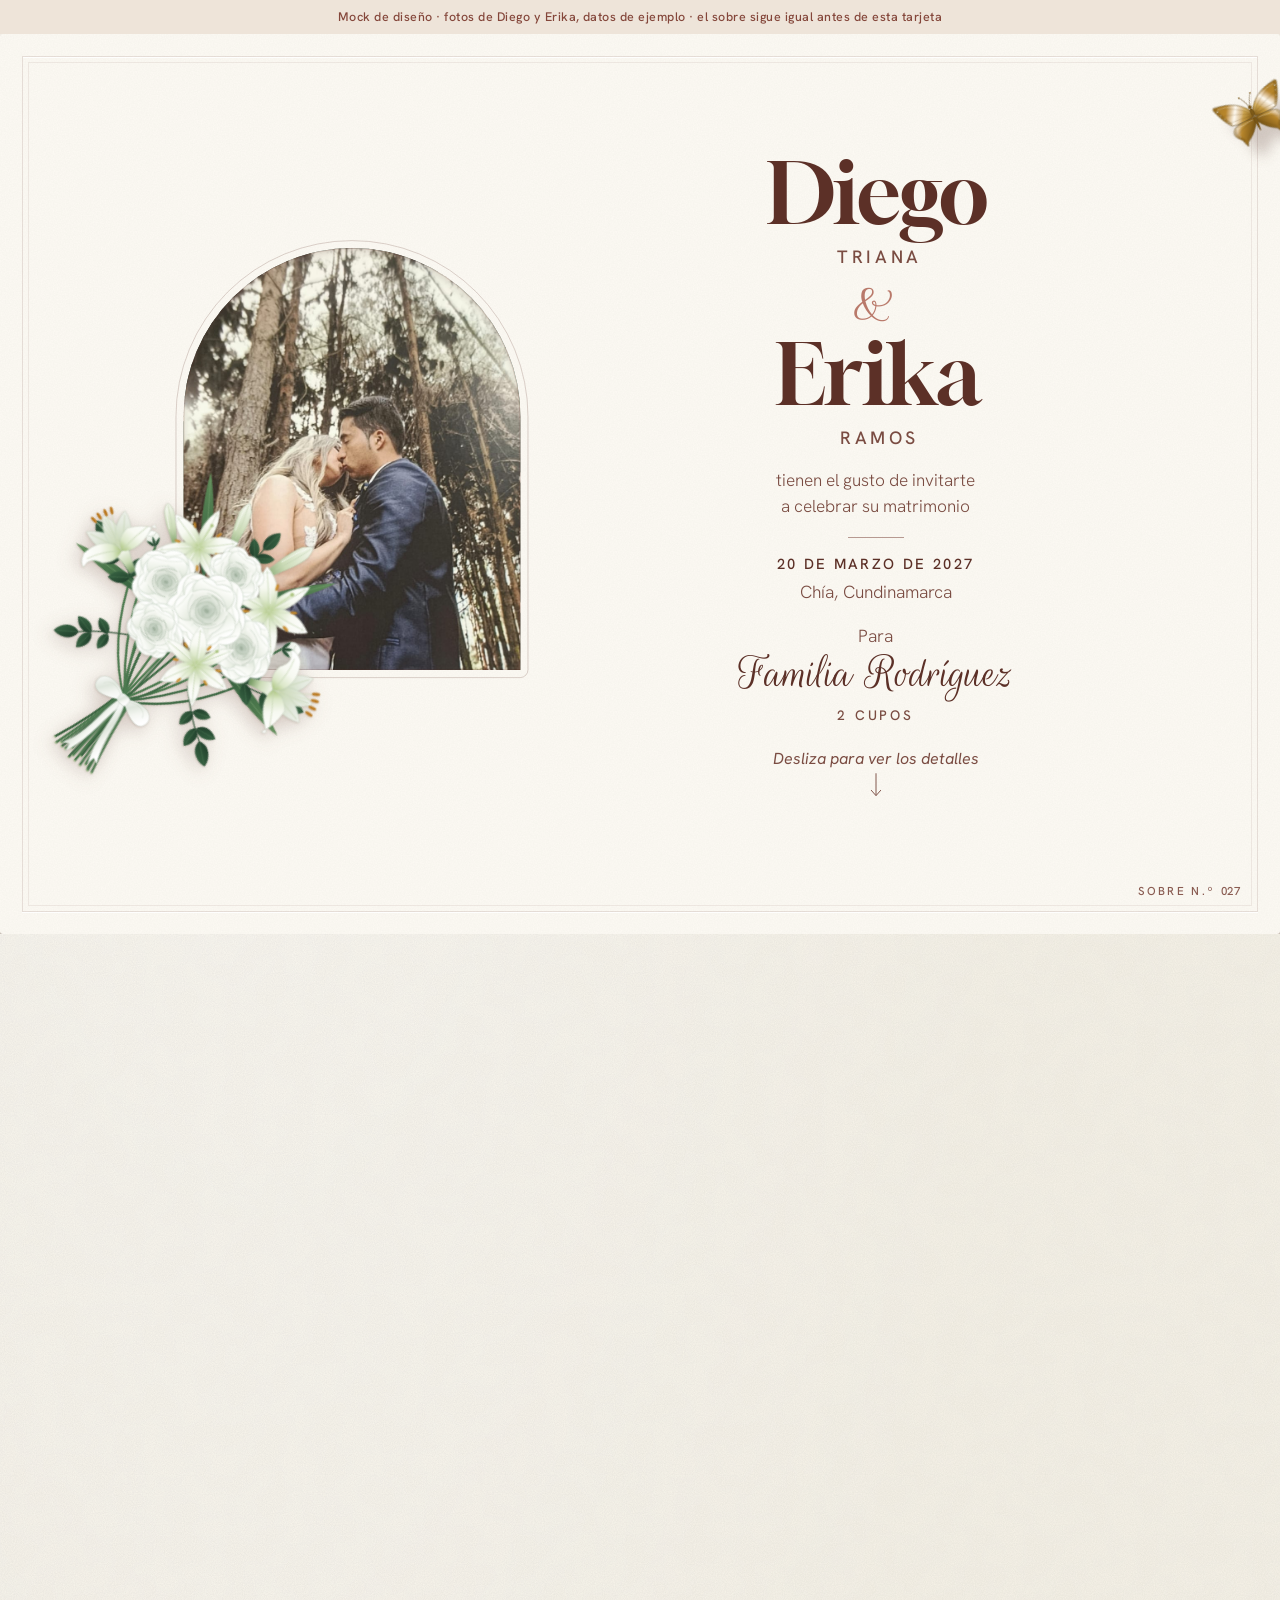
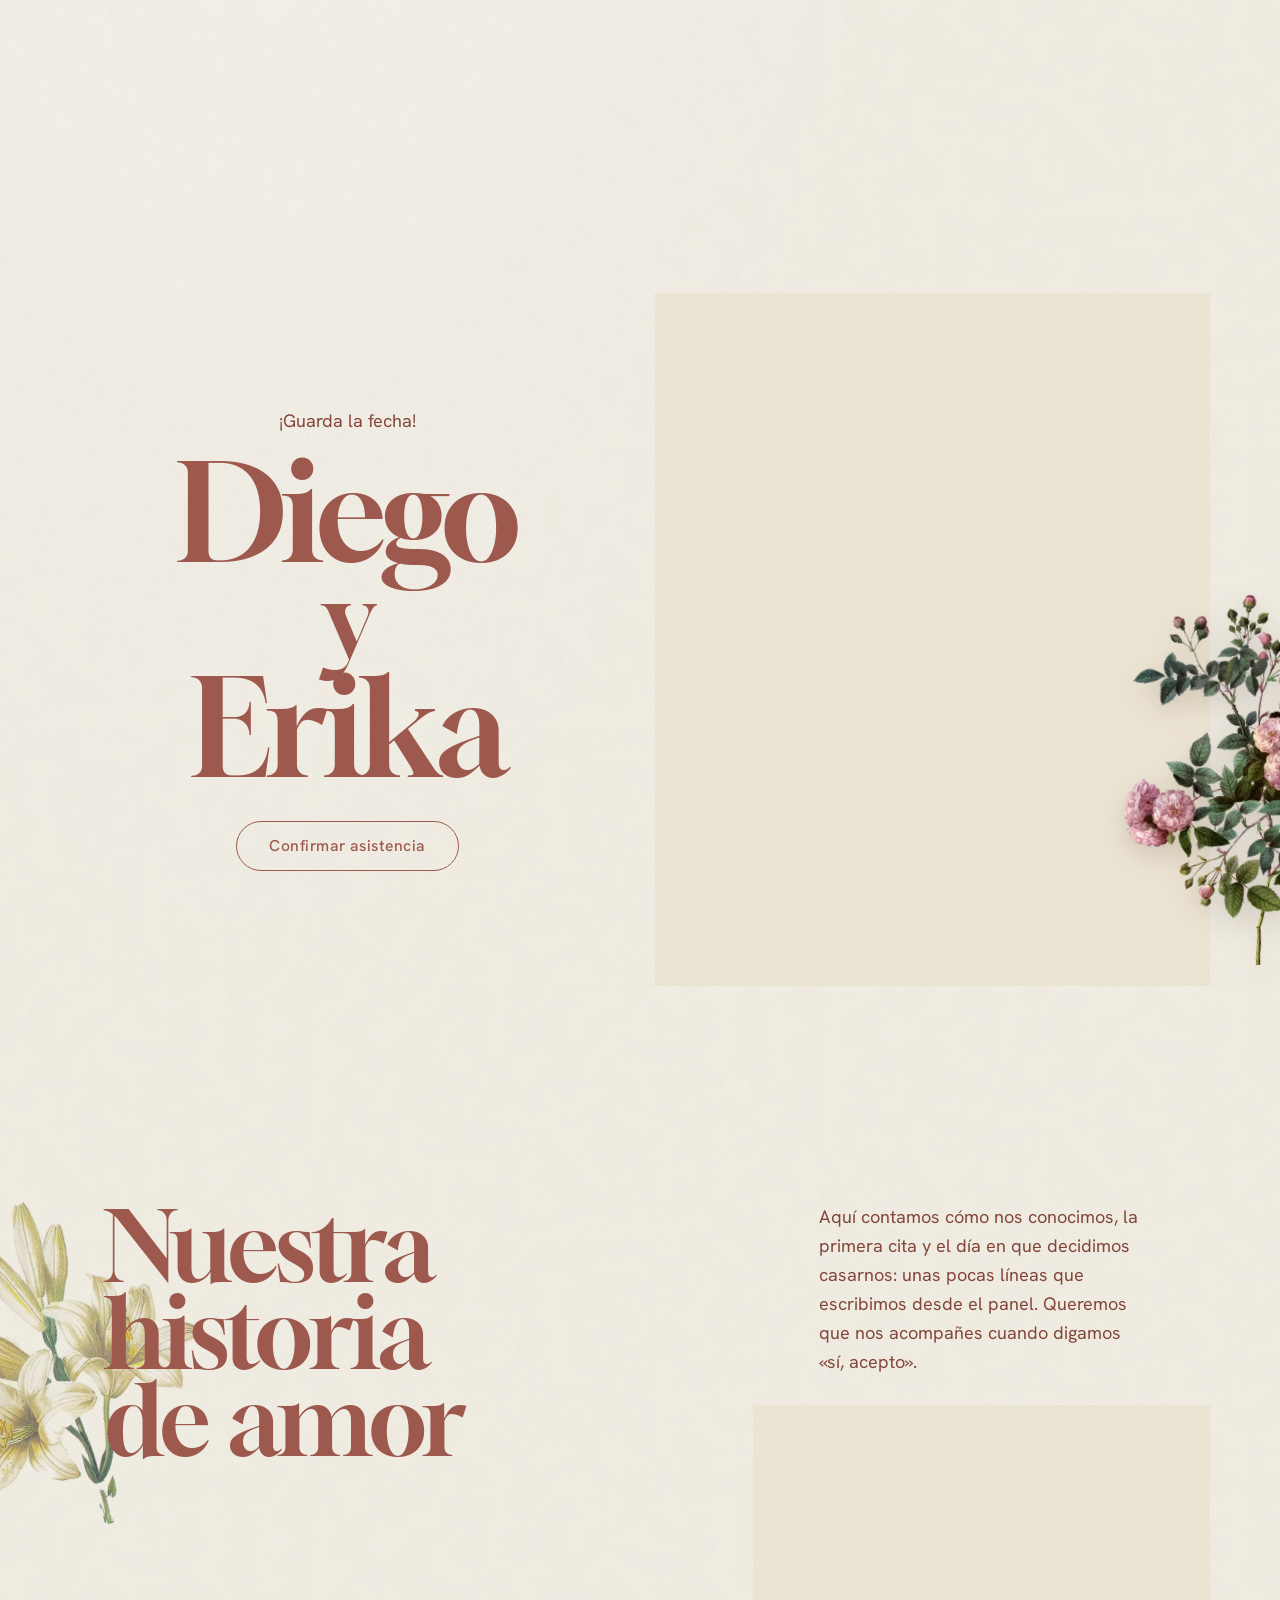
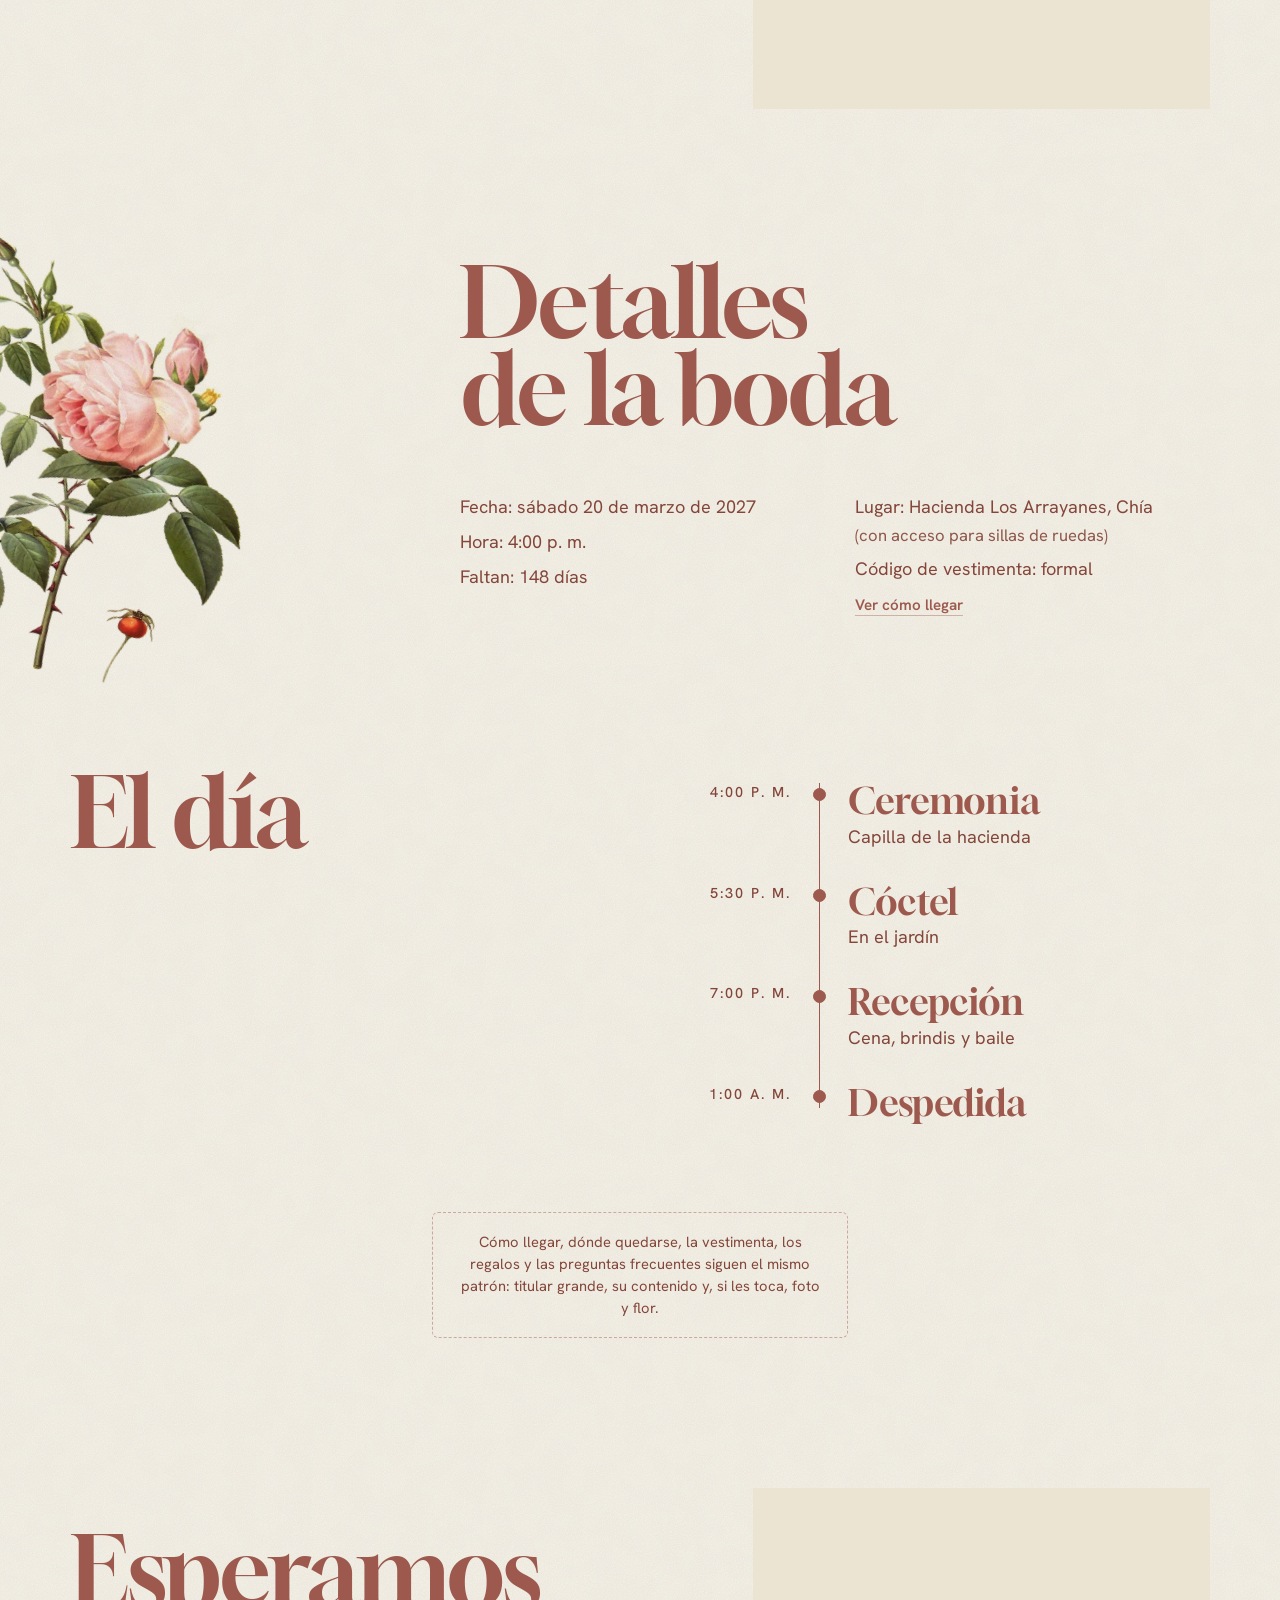
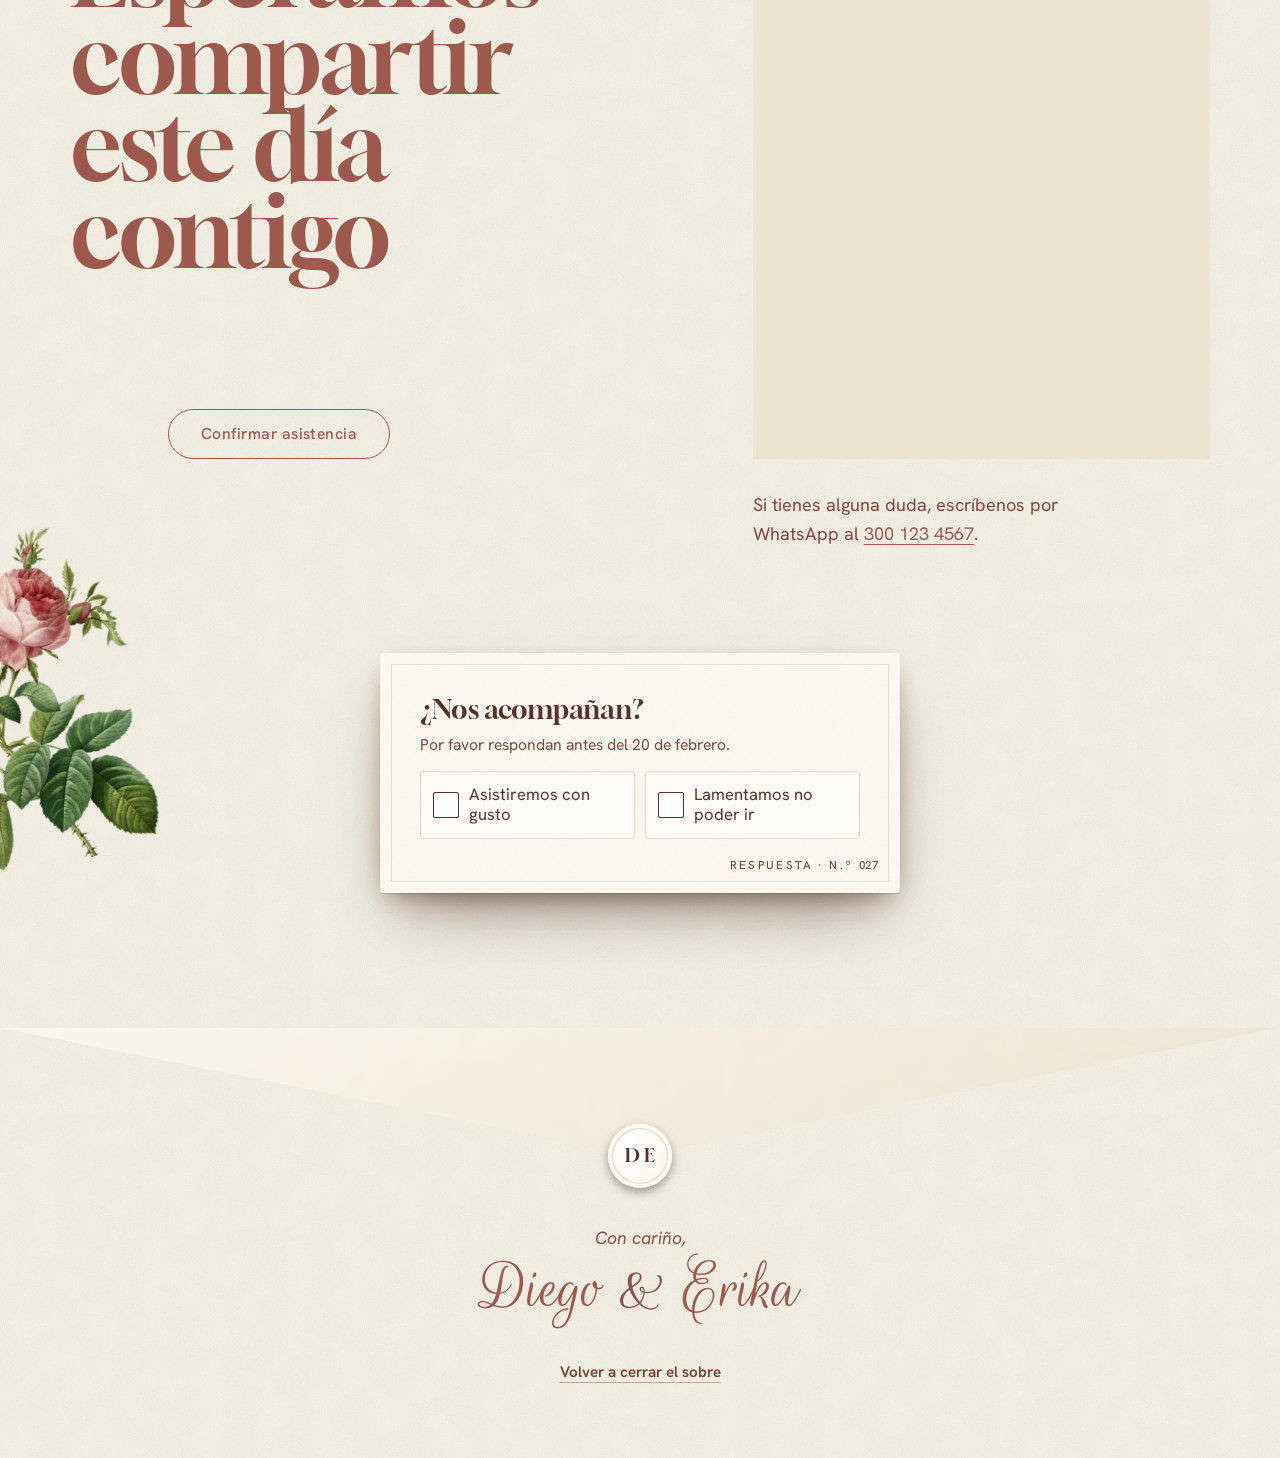
<file: .impeccable/mocks/editorial/index.html>
<!doctype html>
<!--
  Mock de la Fase 0: la página editorial para que Mario la apruebe antes de
  tocar la invitación real. Usa el código real de la tarjeta, el ramo, los
  destellos, la mariposa, el hilo del itinerario y la tarjeta de respuesta;
  los colores y las letras nuevas van en editorial.css como variables.
  data-paleta="rosa" solo le dice a destellos.js que el suelo es claro.
-->
<html lang="es-CO" class="scroll-vivo" data-paleta="rosa" data-letra="editorial">
<head>
  <meta charset="utf-8">
  <meta name="viewport" content="width=device-width, initial-scale=1, viewport-fit=cover">
  <title>Diego &amp; Erika · Mock editorial</title>
  <meta name="robots" content="noindex">
  <meta name="theme-color" content="#f6f2e7">
  <link rel="preconnect" href="https://fonts.googleapis.com">
  <link rel="preconnect" href="https://fonts.gstatic.com" crossorigin>
  <link rel="stylesheet" href="https://fonts.googleapis.com/css2?family=Gloock&family=Hanken+Grotesk:ital,wght@0,300;0,400;0,500;0,600;1,300;1,400&family=Rouge+Script&display=swap">
  <link rel="stylesheet" href="../../../assets/base.css">
  <link rel="stylesheet" href="../../../assets/invitacion.css">
  <link rel="stylesheet" href="../../../assets/mariposa.css">
  <link rel="stylesheet" href="editorial.css">
  <script src="../../../assets/estilos.js"></script>
</head>
<body>
  <div class="destellos" aria-hidden="true"><canvas></canvas></div>

  <p class="mock-aviso">Mock de diseño · fotos de Diego y Erika, datos de ejemplo · el sobre sigue igual antes de esta tarjeta</p>

  <main id="contenido">
    <!-- La tarjeta a pantalla completa, como hoy: al bajar se asienta sobre la mesa -->
    <section class="portada" id="portada" aria-labelledby="nombres">
      <div class="portada-escenario">
        <article class="tarjeta tarjeta-invitacion" id="tarjeta">
          <div class="retrato">
            <figure class="retrato-marco">
              <div class="retrato-foto"><img src="../../../fotos/pareja-bosque.jpg" alt="" style="object-position: 58% 50%"></div>
            </figure>
            <div class="ramo-lugar" id="ramo"></div>
          </div>
          <div class="tarjeta-cuerpo">
            <h1 class="nombres" id="nombres">
              <span class="nombre">Diego</span>
              <span class="apellido">Triana</span>
              <span class="y" aria-label="y">&amp;</span>
              <span class="nombre">Erika</span>
              <span class="apellido">Ramos</span>
            </h1>
            <p class="invitacion-texto">tienen el gusto de invitarte a celebrar su matrimonio</p>
            <div class="invitacion-cuando">
              <p class="invitacion-fecha">20 de marzo de 2027</p>
              <p class="invitacion-ciudad">Chía, Cundinamarca</p>
            </div>
            <p class="invitacion-para">
              <span class="para-de">Para</span>
              <span class="para-nombre">Familia Rodríguez</span>
              <span class="para-cupos">2 cupos</span>
            </p>
            <a class="portada-pista" href="#inicio">
              <span>Desliza para ver los detalles</span>
              <svg viewBox="0 0 24 40" aria-hidden="true"><path d="M12 3v32M5 28l7 8 7-8" /></svg>
            </a>
          </div>
          <p class="tarjeta-marca">Sobre N.º <span class="cifra">027</span></p>
        </article>
      </div>
    </section>

    <!-- La página editorial -->
    <div class="pagina">
      <section class="seccion seccion-inicio" id="inicio" aria-labelledby="inicio-titulo">
        <img class="flor flor-colgante" src="../../../assets/flores/rosa-sepium-600.webp"
          srcset="../../../assets/flores/rosa-sepium-600.webp 494w, ../../../assets/flores/rosa-sepium.webp 987w"
          sizes="(min-width: 960px) 17vw, 34vw" width="987" height="1200" alt="" loading="lazy" decoding="async">
        <div class="inicio-texto">
          <p class="inicio-frase">¡Guarda la fecha!</p>
          <h2 class="inicio-nombres" id="inicio-titulo">
            <span>Diego</span>
            <span class="inicio-y">y</span>
            <span>Erika</span>
          </h2>
          <a class="pildora" href="#responder">Confirmar asistencia</a>
        </div>
        <figure class="foto foto-inicio">
          <img src="../../../fotos/pareja-retrato.jpg" width="1600" height="1187" alt="Diego y Erika" loading="lazy" decoding="async">
          <img class="flor flor-esquina" src="../../../assets/flores/rosa-multiflora-carnea-600.webp"
            srcset="../../../assets/flores/rosa-multiflora-carnea-600.webp 415w, ../../../assets/flores/rosa-multiflora-carnea.webp 830w"
            sizes="(min-width: 960px) 15vw, 36vw" width="830" height="1200" alt="" loading="lazy" decoding="async">
        </figure>
      </section>

      <section class="seccion seccion-historia" id="historia" aria-labelledby="historia-titulo">
        <img class="flor flor-borde" src="../../../assets/flores/lilium-candidum-600.webp"
          srcset="../../../assets/flores/lilium-candidum-600.webp 507w, ../../../assets/flores/lilium-candidum.webp 1014w"
          sizes="(min-width: 960px) 22vw, 44vw" width="1014" height="1200" alt="" loading="lazy" decoding="async">
        <h2 class="titular" id="historia-titulo">Nuestra historia de amor</h2>
        <div class="historia-texto">
          <p>Aquí contamos cómo nos conocimos, la primera cita y el día en que decidimos casarnos: unas pocas líneas que escribimos desde el panel. Queremos que nos acompañes cuando digamos «sí, acepto».</p>
        </div>
        <figure class="foto foto-historia">
          <img src="../../../fotos/pareja-lago.jpg" width="1600" height="1114" alt="Diego y Erika junto al lago" loading="lazy" decoding="async">
        </figure>
      </section>

      <section class="seccion seccion-detalles" id="detalles" aria-labelledby="detalles-titulo">
        <img class="flor flor-lateral" src="../../../assets/flores/rosa-indica-fragrans-600.webp"
          srcset="../../../assets/flores/rosa-indica-fragrans-600.webp 501w, ../../../assets/flores/rosa-indica-fragrans.webp 1003w"
          sizes="(min-width: 960px) 26vw, 50vw" width="1003" height="1200" alt="" loading="lazy" decoding="async">
        <h2 class="titular" id="detalles-titulo">Detalles de la boda</h2>
        <dl class="datos">
          <div class="datos-grupo">
            <div><dt>Fecha</dt><dd>sábado 20 de marzo de 2027</dd></div>
            <div><dt>Hora</dt><dd>4:00 p. m.</dd></div>
            <div><dt>Faltan</dt><dd>148 días</dd></div>
          </div>
          <div class="datos-grupo">
            <div><dt>Lugar</dt><dd>Hacienda Los Arrayanes, Chía <span class="datos-nota">(con acceso para sillas de ruedas)</span></dd></div>
            <div><dt>Código de vestimenta</dt><dd>formal</dd></div>
            <div><a class="enlace-accion" href="#llegar">Ver cómo llegar</a></div>
          </div>
        </dl>
      </section>

      <section class="seccion seccion-itinerario" id="itinerario" aria-labelledby="itinerario-titulo">
        <img class="flor flor-derecha" src="../../../assets/flores/rosa-damascena-subalba-600.webp"
          srcset="../../../assets/flores/rosa-damascena-subalba-600.webp 452w, ../../../assets/flores/rosa-damascena-subalba.webp 905w"
          sizes="(min-width: 960px) 20vw, 40vw" width="905" height="1200" alt="" loading="lazy" decoding="async">
        <h2 class="titular" id="itinerario-titulo">El día</h2>
        <div class="dia">
          <span class="dia-hilo" aria-hidden="true"></span>
          <ol class="dia-lista">
            <li class="dia-momento"><p class="dia-hora">4:00 p. m.</p><span class="dia-punto" aria-hidden="true"></span><div class="dia-texto"><h3 class="dia-titulo">Ceremonia</h3><p class="dia-detalle">Capilla de la hacienda</p></div></li>
            <li class="dia-momento"><p class="dia-hora">5:30 p. m.</p><span class="dia-punto" aria-hidden="true"></span><div class="dia-texto"><h3 class="dia-titulo">Cóctel</h3><p class="dia-detalle">En el jardín</p></div></li>
            <li class="dia-momento"><p class="dia-hora">7:00 p. m.</p><span class="dia-punto" aria-hidden="true"></span><div class="dia-texto"><h3 class="dia-titulo">Recepción</h3><p class="dia-detalle">Cena, brindis y baile</p></div></li>
            <li class="dia-momento"><p class="dia-hora">1:00 a. m.</p><span class="dia-punto" aria-hidden="true"></span><div class="dia-texto"><h3 class="dia-titulo">Despedida</h3></div></li>
          </ol>
        </div>
      </section>

      <p class="otras-secciones">Cómo llegar, dónde quedarse, la vestimenta, los regalos y las preguntas frecuentes siguen el mismo patrón: titular grande, su contenido y, si les toca, foto y flor.</p>

      <section class="seccion seccion-cierre" id="responder" aria-labelledby="cierre-titulo">
        <img class="flor flor-pie" src="../../../assets/flores/rosa-centifolia-foliacea-600.webp"
          srcset="../../../assets/flores/rosa-centifolia-foliacea-600.webp 439w, ../../../assets/flores/rosa-centifolia-foliacea.webp 877w"
          sizes="(min-width: 960px) 21vw, 46vw" width="877" height="1200" alt="" loading="lazy" decoding="async">
        <h2 class="titular" id="cierre-titulo">Esperamos compartir este día contigo</h2>
        <figure class="foto foto-cierre">
          <img src="../../../fotos/pareja-bosque-bn.jpg" width="1390" height="835" alt="Diego y Erika en el bosque" loading="lazy" decoding="async">
        </figure>
        <p class="cierre-contacto">Si tienes alguna duda, escríbenos por WhatsApp al <a href="#responder">300 123 4567</a>.</p>
        <a class="pildora cierre-pildora" href="#respuesta" data-abrir-respuesta>Confirmar asistencia</a>

        <!-- La tarjeta de respuesta de hoy: se reparte sobre la mesa al llegar a ella -->
        <article class="tarjeta tarjeta-respuesta" id="respuesta" aria-live="polite">
          <p class="tarjeta-marca">Respuesta · N.º <span class="cifra">027</span></p>
          <div class="respuesta-cuerpo">
            <form class="respuesta-form" novalidate>
              <fieldset>
                <legend class="respuesta-titulo">¿Nos acompañan?</legend>
                <p class="respuesta-sub">Por favor respondan antes del 20 de febrero.</p>
                <div class="eleccion-opciones">
                  <label class="opcion"><input type="radio" name="asiste" value="si"><span class="opcion-caja"><svg viewBox="0 0 30 30" aria-hidden="true"><path d="M6 16l6 7L26 4"/></svg></span><span>Asistiremos con gusto</span></label>
                  <label class="opcion"><input type="radio" name="asiste" value="no"><span class="opcion-caja"><svg viewBox="0 0 30 30" aria-hidden="true"><path d="M6 16l6 7L26 4"/></svg></span><span>Lamentamos no poder ir</span></label>
                </div>
              </fieldset>
              <div class="respuesta-detalle" hidden>
                <div class="cuantos" data-cuantos>
                  <span class="campo-etiqueta" id="cuantos-etiqueta">¿Cuántos irán?</span>
                  <div class="contador" role="group" aria-labelledby="cuantos-etiqueta">
                    <button type="button" class="contador-boton" data-menos aria-label="Uno menos"><svg class="icono" viewBox="0 0 24 24" aria-hidden="true"><path d="M5 12h14"/></svg></button>
                    <output class="contador-valor" aria-live="polite">2</output>
                    <button type="button" class="contador-boton" data-mas aria-label="Uno más" disabled><svg class="icono" viewBox="0 0 24 24" aria-hidden="true"><path d="M12 5v14M5 12h14"/></svg></button>
                    <span class="contador-de">de 2 cupos</span>
                  </div>
                </div>
                <label class="mensaje-campo">
                  <span class="campo-etiqueta">Unas palabras para Diego y Erika <em>(opcional)</em></span>
                  <textarea name="mensaje" rows="3" maxlength="1000"></textarea>
                </label>
                <button class="boton-responder" type="submit">Enviar respuesta</button>
              </div>
            </form>
          </div>
        </article>
      </section>
    </div>

    <footer class="remite">
      <div class="remite-solapa" aria-hidden="true"></div>
      <div class="remite-sello" aria-hidden="true"><span>D</span><span>E</span></div>
      <p class="remite-con">Con cariño,</p>
      <p class="remite-firma">Diego <i>&amp;</i> Erika</p>
      <button class="enlace-accion remite-volver" type="button">Volver a cerrar el sobre</button>
    </footer>
  </main>

  <script src="../../../assets/destellos.js"></script>
  <script src="../../../assets/ramo.js"></script>
  <script src="../../../assets/mariposa.js"></script>
  <script>
    // Las escenas de la invitación real, copiadas tal cual de invitacion.js
    // (la tarjeta que se asienta, el hilo del día y la respuesta que se reparte).
    (function () {
      const doc = document.documentElement;
      const $ = (s, r = document) => r.querySelector(s);
      const $$ = (s, r = document) => Array.from(r.querySelectorAll(s));
      const reducido = matchMedia('(prefers-reduced-motion: reduce)').matches;
      if (reducido) doc.classList.remove('scroll-vivo');

      const ramo = Ramo.crear($('#ramo'), { semilla: 7, sombra: false });
      if (!reducido) document.fonts.ready.then(() => Ramo.florecer(ramo));

      const escenas = [];
      let pedido = false;
      const limitar = (x) => Math.min(1, Math.max(0, x));
      function recorrido(r) {
        const largo = r.height - innerHeight;
        return largo > 0 ? limitar(-r.top / largo) : 0;
      }
      function pedirCuadro() {
        if (pedido) return;
        pedido = true;
        requestAnimationFrame(() => { pedido = false; escenas.forEach((s) => s()); });
      }
      if (!reducido) {
        const seccion = $('#portada');
        const escenario = $('.portada-escenario', seccion);
        escenas.push(() => {
          const r = seccion.getBoundingClientRect();
          if (r.bottom < 0) return;
          escenario.style.setProperty('--p', recorrido(r).toFixed(4));
        });
      }
      const caja = $('.dia');
      escenas.push(() => {
        const r = caja.getBoundingClientRect();
        if (r.bottom < -innerHeight || r.top > innerHeight * 2) return;
        const linea = innerHeight * 0.62;
        const puntos = $$('.dia-punto', caja).map((p) => p.getBoundingClientRect());
        caja.style.setProperty('--hilo', reducido ? 1 : limitar((linea - r.top) / r.height).toFixed(4));
        $$('.dia-momento', caja).forEach((m, i) => {
          m.classList.toggle('alcanzado', reducido || puntos[i].top + puntos[i].height / 2 <= linea);
        });
      });
      addEventListener('scroll', pedirCuadro, { passive: true });
      addEventListener('resize', pedirCuadro);
      pedirCuadro();

      const tarjeta = $('#respuesta');
      if (!reducido && 'IntersectionObserver' in window) {
        tarjeta.classList.add('por-repartir');
        const io = new IntersectionObserver((e) => {
          if (!e.some((x) => x.isIntersecting)) return;
          tarjeta.classList.remove('por-repartir');
          io.disconnect();
        });
        io.observe(tarjeta);
      }

      // Lo justo del formulario para probar el diseño.
      const detalle = $('.respuesta-detalle');
      $$('input[name="asiste"]').forEach((r) => r.addEventListener('change', () => {
        detalle.hidden = false;
        $('[data-cuantos]').hidden = r.value !== 'si';
      }));
      const valor = $('.contador-valor');
      $('[data-menos]').addEventListener('click', () => {
        valor.value = valor.textContent = Math.max(1, +valor.textContent - 1);
        $('[data-menos]').disabled = valor.textContent === '1';
        $('[data-mas]').disabled = false;
      });
      $('[data-mas]').addEventListener('click', () => {
        valor.value = valor.textContent = Math.min(2, +valor.textContent + 1);
        $('[data-mas]').disabled = valor.textContent === '2';
        $('[data-menos]').disabled = false;
      });
      $('.respuesta-form').addEventListener('submit', (e) => e.preventDefault());
    })();
  </script>
</body>
</html>
</file>
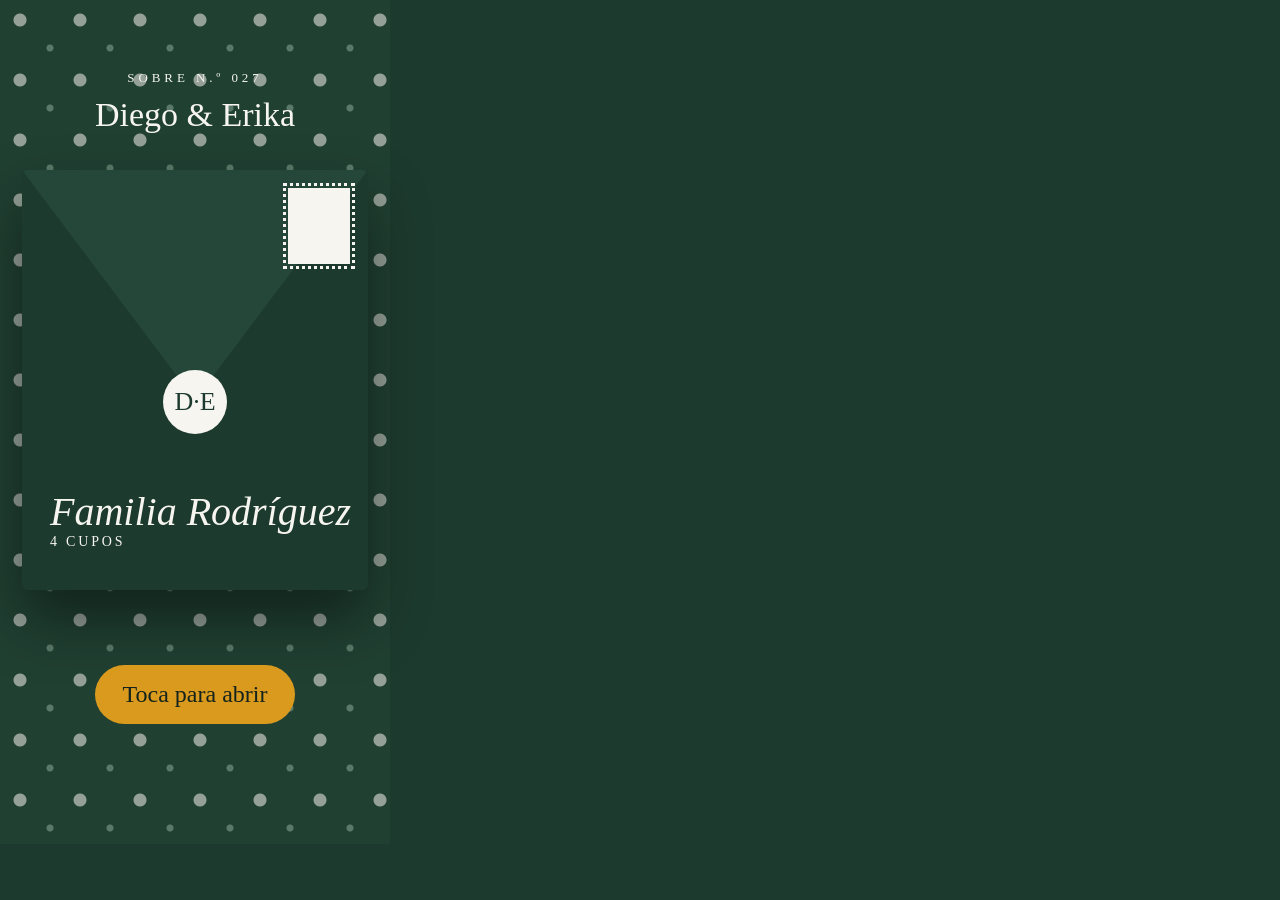
<file: .impeccable/mocks/decision/assigned.html>
<!doctype html><html lang="es"><head><meta charset="utf-8"><meta name="viewport" content="width=390">
<style>
html,body{margin:0;height:100%}
body{width:390px;height:844px;overflow:hidden;background:#1d3a2e;font-family:Georgia,serif;position:relative}
.liner{position:absolute;inset:0;background:
radial-gradient(circle at 20px 20px,#f6f5f0 0 6px,transparent 7px) 0 0/60px 60px,
radial-gradient(circle at 50px 48px,#8fae9a 0 3px,transparent 4px) 0 0/60px 60px,#234536;opacity:.55}
.env{position:absolute;left:22px;right:22px;top:170px;height:420px;background:#1d3a2e;border-radius:6px;box-shadow:0 30px 60px rgba(0,0,0,.45)}
.flap{position:absolute;left:0;right:0;top:0;height:230px;background:#24473a;clip-path:polygon(0 0,100% 0,50% 100%);border-radius:6px 6px 0 0}
.seal{position:absolute;left:50%;top:200px;width:64px;height:64px;margin-left:-32px;border-radius:50%;background:#f6f5f0;color:#1d3a2e;font-size:26px;display:grid;place-items:center}
.stamp{position:absolute;right:18px;top:18px;width:62px;height:76px;background:#f6f5f0;outline:3px dotted #f6f5f0;outline-offset:2px}
.to{position:absolute;left:28px;bottom:40px;color:#f6f5f0}
.to b{display:block;font-style:italic;font-weight:400;font-size:40px;line-height:1}
.to span{font-size:14px;letter-spacing:.2em}
.k{position:absolute;top:70px;left:0;right:0;text-align:center;color:#f6f5f0;font-size:13px;letter-spacing:.3em}
.n{position:absolute;top:96px;left:0;right:0;text-align:center;color:#f6f5f0;font-size:34px}
.cta{position:absolute;bottom:120px;left:0;right:0;text-align:center}
.cta i{display:inline-block;padding:16px 28px;border-radius:40px;background:#d99a1e;color:#14231c;font-style:normal;font-size:24px}
</style></head><body><div class="liner"></div>
<div class="k">SOBRE N.º 027</div><div class="n">Diego &amp; Erika</div>
<div class="env"><div class="flap"></div><div class="seal">D·E</div><div class="stamp"></div>
<div class="to"><b>Familia Rodríguez</b><span>4 CUPOS</span></div></div>
<div class="cta"><i>Toca para abrir</i></div></body></html>
</file>
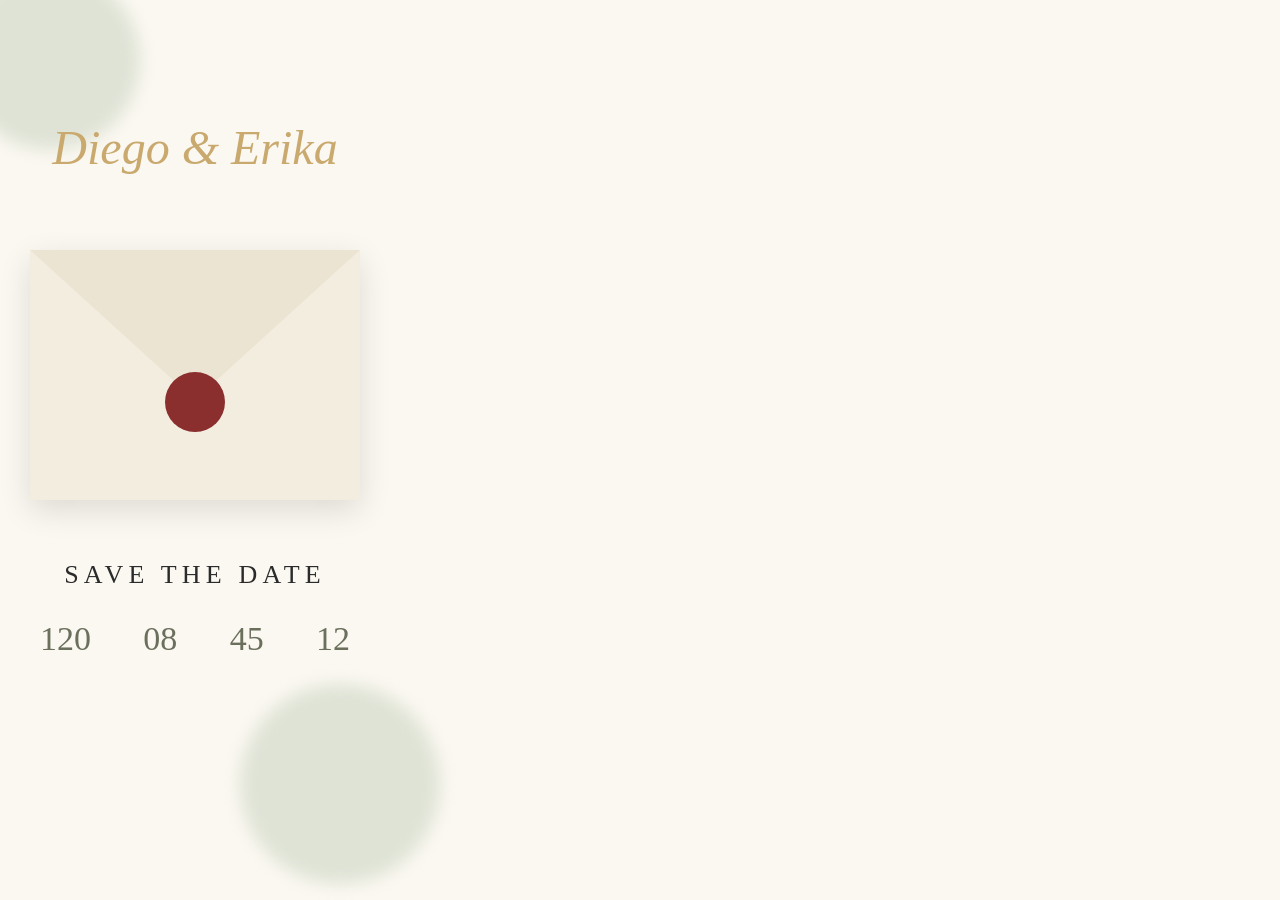
<file: .impeccable/mocks/decision/canon.html>
<!doctype html><html lang="es"><head><meta charset="utf-8"><meta name="viewport" content="width=390">
<style>
html,body{margin:0}
body{width:390px;height:844px;overflow:hidden;background:#fbf8f1;font-family:Georgia,serif;color:#2b2b2b;position:relative}
.wc{position:absolute;border-radius:50%;background:#dfe3d6;filter:blur(8px)}
.env{position:absolute;left:30px;right:30px;top:250px;height:250px;background:#f3ede0;box-shadow:0 10px 30px rgba(0,0,0,.12)}
.flap{position:absolute;left:0;right:0;top:0;height:150px;background:#ece4d3;clip-path:polygon(0 0,100% 0,50% 100%)}
.wax{position:absolute;left:50%;top:122px;width:60px;height:60px;margin-left:-30px;border-radius:50%;background:#8a2e2e}
.n{position:absolute;top:120px;left:0;right:0;text-align:center;font-style:italic;font-size:48px;color:#c9a96e}
.d{position:absolute;top:560px;left:0;right:0;text-align:center;font-size:26px;letter-spacing:.2em}
.c{position:absolute;top:620px;left:40px;right:40px;display:flex;justify-content:space-between;font-size:34px;color:#6b705c}
</style></head><body><div class="wc" style="left:-40px;top:-30px;width:180px;height:180px"></div><div class="wc" style="right:-50px;bottom:-40px;width:200px;height:200px"></div>
<div class="n">Diego &amp; Erika</div>
<div class="env"><div class="flap"></div><div class="wax"></div></div>
<div class="d">SAVE THE DATE</div><div class="c"><span>120</span><span>08</span><span>45</span><span>12</span></div></body></html>
</file>
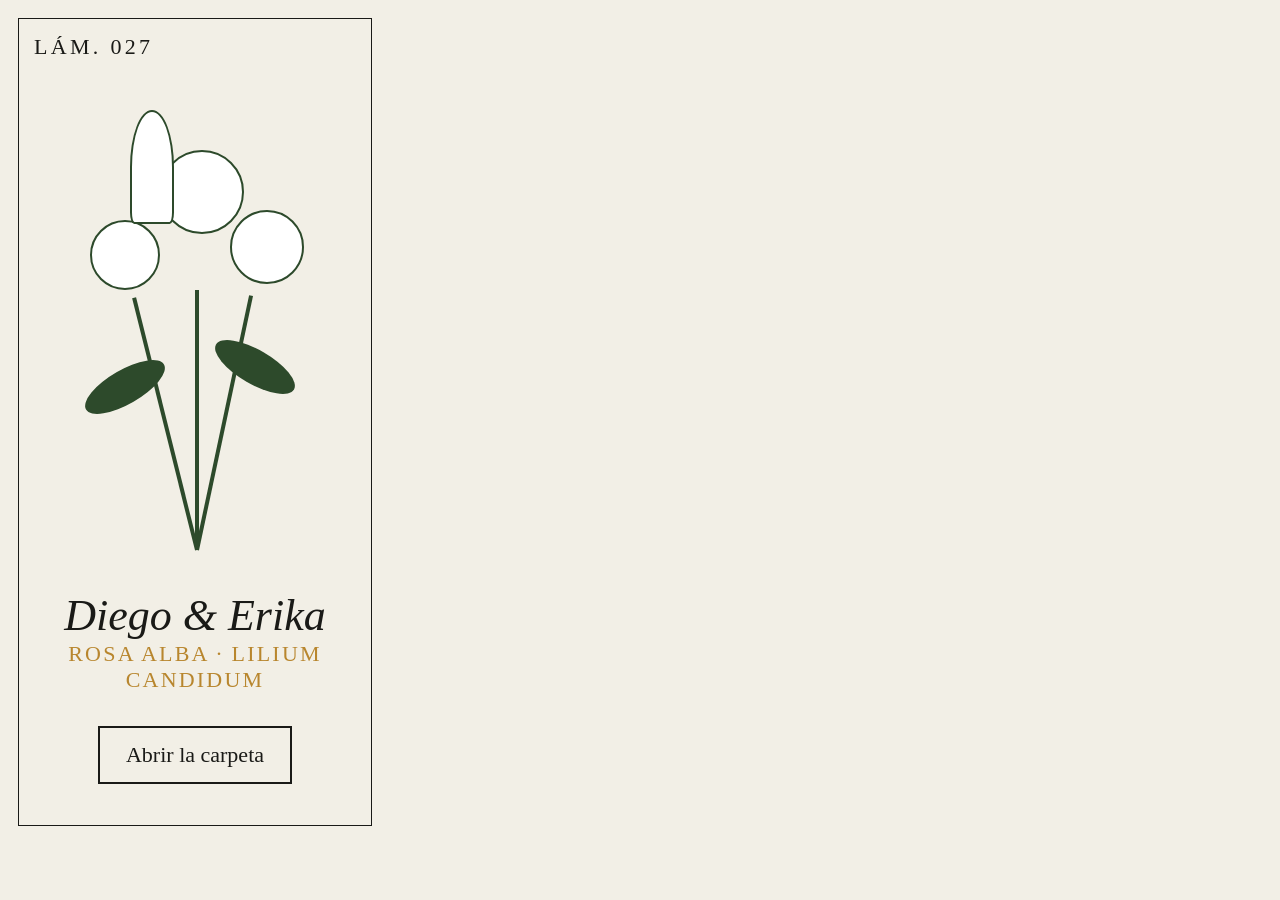
<file: .impeccable/mocks/decision/model-pick.html>
<!doctype html><html lang="es"><head><meta charset="utf-8"><meta name="viewport" content="width=390">
<style>
html,body{margin:0}
body{width:390px;height:844px;overflow:hidden;background:#f2efe6;font-family:Georgia,serif;color:#1a1a17;position:relative}
.frame{position:absolute;inset:18px;border:1px solid #1a1a17}
.lam{position:absolute;top:34px;left:34px;font-size:22px;letter-spacing:.15em}
.bq{position:absolute;left:70px;right:70px;top:110px;height:440px}
.stem{position:absolute;left:50%;bottom:0;width:4px;height:260px;background:#2d4a2b;transform-origin:bottom}
.s2{transform:rotate(-14deg)}.s3{transform:rotate(12deg)}
.fl{position:absolute;border-radius:50%;background:#fff;border:2px solid #2d4a2b}
.leaf{position:absolute;width:90px;height:34px;border-radius:50%;background:#2d4a2b}
.cap{position:absolute;left:0;right:0;top:590px;text-align:center}
.cap b{display:block;font-weight:400;font-style:italic;font-size:44px}
.cap span{font-size:22px;letter-spacing:.1em;color:#b8862e}
.cta{position:absolute;bottom:60px;left:0;right:0;text-align:center}
.cta i{display:inline-block;padding:14px 26px;border:2px solid #1a1a17;font-style:normal;font-size:22px}
</style></head><body><div class="frame"></div><div class="lam">LÁM. 027</div>
<div class="bq"><div class="stem"></div><div class="stem s2"></div><div class="stem s3"></div>
<div class="fl" style="left:90px;top:40px;width:80px;height:80px"></div>
<div class="fl" style="left:20px;top:110px;width:66px;height:66px"></div>
<div class="fl" style="left:160px;top:100px;width:70px;height:70px"></div>
<div class="fl" style="left:60px;top:0;width:40px;height:110px;border-radius:50% 50% 10% 10%"></div>
<div class="leaf" style="left:10px;top:260px;transform:rotate(-30deg)"></div>
<div class="leaf" style="left:140px;top:240px;transform:rotate(30deg)"></div></div>
<div class="cap"><b>Diego &amp; Erika</b><span>ROSA ALBA · LILIUM CANDIDUM</span></div>
<div class="cta"><i>Abrir la carpeta</i></div></body></html>
</file>
<file: assets/base.css>
/* Fundamentos compartidos por la invitación y el panel. */

:root {
  /* Cartulina del sobre: el suelo de toda la invitación */
  --verde: #1c3a2d;
  --verde-hondo: #11261c;
  --verde-medio: #24493a;
  --verde-forro: #2a4d3c;
  --verde-luz: #3e6a52;
  --salvia: #a3bcaa;
  --salvia-clara: #cfdcd2;
  /* Lo que se escribe directamente sobre la cartulina (nombre del sobre, firma) */
  --tinta-sobre: #f6f5ef;

  /* Tarjetas de algodón y tinta */
  --algodon: #f6f5ef;
  --algodon-hondo: #ecebe2;
  --algodon-sombra: #dcdfd3;
  --tinta: #15271e;
  --tinta-suave: #4b5f55;
  --tinta-tenue: #5d7066;
  --linea: #cdd5cb;

  /* Polen del lirio: solo para responder y su sello */
  --polen: #d6981f;
  --polen-claro: #e8b44c;
  --polen-hondo: #9a6a10;

  --declinado: #9b4a3c;

  /* Tono de las sombras y del anillo de foco; cada paleta los ajusta */
  --sombra: #081810;
  --foco: var(--polen);

  --f-grabada: 'Castoro Titling', 'Castoro', Georgia, serif;
  --f-texto: 'Castoro', Georgia, 'Times New Roman', serif;
  --f-mano: 'Rouge Script', 'Castoro', cursive;
  --f-ui: 'Hanken Grotesk', system-ui, -apple-system, 'Segoe UI', sans-serif;
  /* Las cifras nunca van en la romana grabada: su «1» se lee como «I». */
  --f-cifras: 'Castoro', Georgia, serif;

  --sal-papel: cubic-bezier(0.16, 1, 0.3, 1);
  --sal-suave: cubic-bezier(0.22, 1, 0.36, 1);
  --entra-papel: cubic-bezier(0.55, 0, 0.75, 0.2);

  --sombra-tarjeta:
    0 1px 1px color-mix(in srgb, var(--sombra) 18%, transparent),
    0 10px 24px -8px color-mix(in srgb, var(--sombra) 50%, transparent),
    0 32px 60px -24px color-mix(in srgb, var(--sombra) 60%, transparent);

  --grano: url("data:image/svg+xml,%3Csvg xmlns='http://www.w3.org/2000/svg' width='180' height='180'%3E%3Cfilter id='g' x='0' y='0' width='100%25' height='100%25'%3E%3CfeTurbulence type='fractalNoise' baseFrequency='.9' numOctaves='2' stitchTiles='stitch'/%3E%3CfeColorMatrix values='0 0 0 0 0 0 0 0 0 0 0 0 0 0 0 0 0 0 .16 0'/%3E%3C/filter%3E%3Crect width='100%25' height='100%25' filter='url(%23g)'/%3E%3C/svg%3E");
  --fibra: url("data:image/svg+xml,%3Csvg xmlns='http://www.w3.org/2000/svg' width='512' height='512'%3E%3Cfilter id='f' x='0' y='0' width='100%25' height='100%25'%3E%3CfeTurbulence type='fractalNoise' baseFrequency='.035' numOctaves='4' seed='4' stitchTiles='stitch'/%3E%3CfeColorMatrix values='0 0 0 0 1 0 0 0 0 1 0 0 0 0 1 0 0 0 .09 -.02'/%3E%3C/filter%3E%3Crect width='100%25' height='100%25' filter='url(%23f)'/%3E%3C/svg%3E");

  color-scheme: light;
  accent-color: var(--verde-forro);
}

*,
*::before,
*::after {
  box-sizing: border-box;
}

html {
  overflow-x: clip;
  -webkit-text-size-adjust: 100%;
  text-size-adjust: 100%;
  scrollbar-color: var(--verde-luz) var(--verde-hondo);
}

body {
  margin: 0;
  font-family: var(--f-texto);
  color: var(--tinta);
  -webkit-font-smoothing: antialiased;
  -moz-osx-font-smoothing: grayscale;
  text-rendering: optimizeLegibility;
}

img,
svg {
  display: block;
  max-width: 100%;
}

button,
input,
textarea,
select {
  font: inherit;
  color: inherit;
}

button {
  cursor: pointer;
}

::selection {
  background: var(--polen-claro);
  color: var(--tinta);
}

input,
textarea {
  caret-color: var(--polen-hondo);
}

[tabindex='-1']:focus {
  outline: none;
}

:focus-visible {
  outline: 3px solid var(--foco);
  outline-offset: 3px;
  border-radius: 4px;
}

a {
  color: inherit;
  text-decoration-thickness: 1px;
  text-underline-offset: 0.22em;
}

.solo-lectores {
  position: absolute !important;
  width: 1px;
  height: 1px;
  padding: 0;
  margin: -1px;
  overflow: hidden;
  clip: rect(0 0 0 0);
  white-space: nowrap;
  border: 0;
}

.icono {
  width: 1.15em;
  height: 1.15em;
  flex: none;
  fill: none;
  stroke: currentColor;
  stroke-width: 1.7;
  stroke-linecap: round;
  stroke-linejoin: round;
}

/* Sello postal con borde perforado */
.sello-postal {
  --perfo: 7px;
  position: relative;
  padding: 5px;
  background: var(--algodon);
  -webkit-mask:
    linear-gradient(#000 0 0) content-box,
    radial-gradient(circle at 50% 50%, transparent 2.3px, #000 2.7px) calc(var(--perfo) / -2) calc(var(--perfo) / -2) / var(--perfo) var(--perfo) round;
  mask:
    linear-gradient(#000 0 0) content-box,
    radial-gradient(circle at 50% 50%, transparent 2.3px, #000 2.7px) calc(var(--perfo) / -2) calc(var(--perfo) / -2) / var(--perfo) var(--perfo) round;
  filter: drop-shadow(0 1px 1px rgba(0, 0, 0, 0.2));
}

.sello-postal svg {
  width: 100%;
  height: 100%;
}

/* Matasellos: tinta de sello con textura */
.matasellos {
  pointer-events: none;
}

.matasellos text {
  font-family: var(--f-grabada);
  fill: currentColor;
}

.matasellos .cifra,
.cifra {
  font-family: var(--f-cifras);
  font-variant-numeric: lining-nums;
}

.cifra {
  letter-spacing: 0.04em;
}

@media (prefers-reduced-motion: reduce) {
  *,
  *::before,
  *::after {
    animation-duration: 1ms !important;
    animation-delay: 0ms !important;
    animation-iteration-count: 1 !important;
    transition-duration: 1ms !important;
    transition-delay: 0ms !important;
    scroll-behavior: auto !important;
  }
}
</file>
<file: assets/invitacion.css>
/* Invitación: la suite del sobre. */

:root {
  --papel-claro: url("data:image/svg+xml,%3Csvg xmlns='http://www.w3.org/2000/svg' width='160' height='160'%3E%3Cfilter id='g' x='0' y='0' width='100%25' height='100%25'%3E%3CfeTurbulence type='fractalNoise' baseFrequency='.75' numOctaves='3' stitchTiles='stitch'/%3E%3CfeColorMatrix values='0 0 0 0 .2 0 0 0 0 .25 0 0 0 0 .2 0 0 0 .06 0'/%3E%3C/filter%3E%3Crect width='100%25' height='100%25' filter='url(%23g)'/%3E%3C/svg%3E");
  /* Valores de la paleta verde; assets/estilos.js los cambia por paleta */
  --cartulina-luz: #2f5d48;
  --cartulina-media: #27503e;
  --cartulina-honda: #1f4434;
  --brillo-suelo: rgba(62, 106, 82, 0.45);
  /* Destellos del fondo: el oro, su centro de luz, el halo y la sombra de las orillas */
  --destello: #f3d27e;
  --destello-luz: #fff7df;
  --destello-halo: rgba(232, 180, 76, 0.22);
  --destello-sombra: color-mix(in srgb, var(--sombra) 55%, transparent);
  --matasellos-sobre: var(--polen-claro);
  --barra-riel: var(--verde-hondo);
  --grano-suelo: var(--grano);
  --forro-img: url(forro.svg);
  --escala-nombres: 1;
  --escala-mano: 1;
  --cartulina: linear-gradient(158deg, var(--cartulina-luz) 0%, var(--cartulina-media) 42%, var(--cartulina-honda) 100%);
  --pliegues: url("data:image/svg+xml,%3Csvg xmlns='http://www.w3.org/2000/svg' viewBox='0 0 100 140' preserveAspectRatio='none'%3E%3Cpath d='M0 0L50 80L0 140Z' fill='%23000' fill-opacity='.1'/%3E%3Cpath d='M100 0L50 80L100 140Z' fill='%23000' fill-opacity='.05'/%3E%3Cpath d='M0 140L50 76L100 140Z' fill='%23fff' fill-opacity='.035'/%3E%3Cpath d='M0 140L50 76L100 140' fill='none' stroke='%23000' stroke-opacity='.28' stroke-width='.5' vector-effect='non-scaling-stroke'/%3E%3C/svg%3E");
}

html {
  background: var(--verde);
  scrollbar-color: var(--verde-luz) var(--barra-riel);
}

html:not(.intro) {
  scroll-behavior: smooth;
}

html.intro {
  overflow: hidden;
}

body {
  min-height: 100svh;
  overflow-x: clip;
  color: var(--tinta-sobre);
  background:
    var(--fibra),
    var(--grano-suelo),
    radial-gradient(90% 60% at 20% 0%, var(--brillo-suelo), transparent 70%),
    var(--verde);
  background-attachment: scroll;
}

/*
 * Destellos: una capa fija detrás de todas las piezas, también detrás del
 * sobre. Un halo dorado arriba y en las esquinas, las orillas en sombra y,
 * encima, el lienzo donde assets/destellos.js pinta el oro que titila.
 */
.destellos {
  position: fixed;
  inset: 0 0 auto;
  z-index: 0;
  height: 100vh;
  height: 100lvh;
  pointer-events: none;
  background:
    radial-gradient(75% 45% at 50% -6%, var(--destello-halo), transparent 72%),
    radial-gradient(55% 38% at 104% 96%, var(--destello-halo), transparent 70%),
    radial-gradient(50% 34% at -4% 70%, color-mix(in srgb, var(--destello-halo) 70%, transparent), transparent 70%),
    radial-gradient(140% 95% at 50% 42%, transparent 48%, var(--destello-sombra) 100%);
}

.destellos canvas {
  display: block;
  width: 100%;
  height: 100%;
}

main {
  position: relative;
  z-index: 1;
}

/* ---------- Escena del sobre ---------- */

/*
 * El sobre llena la pantalla, en teléfono y en computador. Sus piezas se miden
 * con el lado corto de la pantalla para guardar la proporción en vertical y en
 * apaisado. Atrás van el forro y la tarjeta; delante, el bolsillo y la solapa.
 */
.escena {
  position: relative;
  z-index: 40;
}

.escena-capa {
  position: fixed;
  inset: 0;
}

.escena-delante {
  z-index: 1;
  pointer-events: none;
}

html:not(.intro) .escena {
  display: none;
}

/*
 * Primera visita con los datos en Supabase: la página espera el estilo de la
 * boda antes de mostrarse, para no pintar un sobre verde que luego cambia.
 */
html.estilo-pendiente {
  background: var(--algodon-hondo);
}

html.estilo-pendiente body {
  opacity: 0;
}

body {
  transition: opacity 0.4s ease-out;
}

.sobre {
  --margen: clamp(22px, 6.5vw, 112px);
  --arriba: calc(env(safe-area-inset-top) + clamp(22px, 5svh, 60px));
  --sello-postal: clamp(76px, min(19vw, 17svh), 150px);
  --sello-cierre: clamp(64px, min(18vw, 14svh), 128px);
  position: absolute;
  inset: 0;
}

.sobre-delante {
  display: block;
  width: 100%;
  height: 100%;
  padding: 0;
  border: 0;
  background: none;
  color: inherit;
  text-align: left;
  pointer-events: auto;
  -webkit-tap-highlight-color: transparent;
}

.sobre-delante:focus-visible {
  outline-offset: -14px;
  border-radius: 0;
}

.abriendo .sobre-delante {
  cursor: default;
}

.sobre-frente,
.sobre-bolsillo-sombra,
.sobre-bolsillo,
.sobre-interior,
.sobre-carta,
.solapa {
  position: absolute;
}

.sobre-frente {
  inset: 0;
  overflow: hidden;
  background: var(--fibra), var(--cartulina);
}

.sobre-numero {
  position: absolute;
  top: calc(var(--arriba) + 0.4rem);
  left: var(--margen);
  font-family: var(--f-grabada);
  text-transform: uppercase;
  font-size: clamp(0.82rem, 0.5rem + 0.9vmin, 1.1rem);
  letter-spacing: 0.24em;
  color: var(--salvia-clara);
}

.sobre-sello {
  position: absolute;
  top: var(--arriba);
  right: var(--margen);
  width: var(--sello-postal);
  aspect-ratio: 70 / 86;
  transform: rotate(4deg);
}

.sobre-matasellos {
  position: absolute;
  top: calc(var(--arriba) - var(--sello-postal) * 0.06);
  right: calc(var(--margen) - var(--sello-postal) * 0.48);
  width: calc(var(--sello-postal) * 2.6);
  transform: rotate(-8deg);
  color: var(--matasellos-sobre);
  opacity: 0.9;
}

.sobre-matasellos[data-estado='declinado'] {
  color: var(--salvia-clara);
}

.sobre-direccion {
  position: absolute;
  left: max(var(--margen), 10%);
  right: var(--margen);
  top: 44%;
  display: grid;
  justify-items: start;
}

.sobre-para {
  font-family: var(--f-texto);
  font-style: italic;
  font-size: clamp(1.05rem, 0.8rem + 0.8vmin, 1.4rem);
  color: var(--salvia);
}

.sobre-nombre {
  font-family: var(--f-mano);
  font-size: calc(clamp(2.5rem, min(11.5vw, 7.5svh), 5.8rem) * var(--escala-mano));
  line-height: 1.04;
  color: var(--tinta-sobre);
  margin-top: 0.1em;
  min-height: 1.1em;
  text-wrap: balance;
}

.sobre-nombre.escribiendo {
  animation: escribir 1.6s var(--sal-suave) both;
}

@keyframes escribir {
  from { clip-path: inset(-20% 100% -30% 0); }
  to { clip-path: inset(-20% -5% -30% 0); }
}

.sobre-rubrica {
  width: min(78%, 30rem);
  height: auto;
  margin-top: -0.2rem;
  overflow: visible;
}

.sobre-rubrica path {
  fill: none;
  stroke: var(--tinta-sobre);
  stroke-width: 1.4;
  stroke-linecap: round;
  opacity: 0.75;
  stroke-dasharray: 240;
  stroke-dashoffset: 0;
}

.sobre-rubrica.escribiendo path {
  animation: rubrica 0.9s 1.2s var(--sal-suave) both;
}

@keyframes rubrica {
  from { stroke-dashoffset: 240; }
}

.sobre-cupos {
  margin-top: 0.55rem;
  font-family: var(--f-grabada);
  text-transform: uppercase;
  font-size: clamp(0.82rem, 0.55rem + 0.7vmin, 1.05rem);
  letter-spacing: 0.26em;
  color: var(--salvia);
}

/* En pantalla ancha la dirección va hacia el centro, como en un sobre apaisado */
@media (min-width: 640px) and (min-aspect-ratio: 1 / 1) {
  .sobre-direccion {
    left: 36%;
    top: 46%;
  }
}

/* Dorso: bolsillo con pliegues, solapa y sello de cierre */
.sobre-dorso {
  position: absolute;
  inset: 0;
  visibility: hidden;
}

[data-cara='dorso'] .sobre-dorso {
  visibility: visible;
}

[data-cara='dorso'] .sobre-frente {
  visibility: hidden;
}

/* El borde del bolsillo proyecta su sombra sobre la tarjeta que va dentro */
.sobre-bolsillo-sombra {
  inset: 0;
  filter: drop-shadow(0 -1px 4px color-mix(in srgb, var(--sombra) 45%, transparent));
}

.sobre-bolsillo {
  inset: 0;
  background: var(--pliegues) 0 0 / 100% 100%, var(--fibra), var(--cartulina);
  clip-path: polygon(0 0, 50% 40%, 100% 0, 100% 100%, 0 100%);
}

.sobre-interior {
  inset: 0;
  background:
    linear-gradient(to bottom, color-mix(in srgb, var(--verde-hondo) 45%, transparent), transparent 30%),
    var(--forro-img) 0 0 / clamp(150px, 18vmin, 210px);
}

/* La invitación espera dentro del sobre: se ve al levantar la solapa */
.sobre-carta {
  left: 6%;
  right: 6%;
  top: calc(var(--arriba) + 2svh);
  bottom: 0;
  background: var(--papel-claro), var(--algodon);
  box-shadow:
    inset 0 1px 0 rgba(255, 255, 255, 0.9),
    0 -2px 10px -2px color-mix(in srgb, var(--sombra) 45%, transparent);
}

.sobre-carta::before {
  content: '';
  position: absolute;
  inset: 14px 14px 0;
  border: 1px solid color-mix(in srgb, var(--tinta) 13%, transparent);
  border-bottom: 0;
}

/* El texto de la carta de gala solo va en Vino & Marfil (vino.css) */
.carta-gala {
  display: none;
}

.sobre-interior,
.sobre-carta {
  visibility: hidden;
}

[data-cara='dorso'] .sobre-interior,
[data-cara='dorso'] .sobre-carta {
  visibility: visible;
}

.solapa {
  left: 0;
  right: 0;
  top: 0;
  height: 54%;
  transform-origin: 50% 0;
}

.solapa-cerrada {
  display: grid;
  justify-items: center;
  align-content: start;
  filter: drop-shadow(0 3px 4px color-mix(in srgb, var(--sombra) 35%, transparent));
}

.solapa-forma {
  position: absolute;
  inset: 0;
  clip-path: polygon(0 0, 100% 0, 50% 100%);
  background:
    linear-gradient(to bottom, rgba(255, 255, 255, 0.07), rgba(0, 0, 0, 0.1)),
    var(--fibra),
    var(--cartulina);
}

.solapa-remite {
  position: relative;
  margin-top: calc(env(safe-area-inset-top) + 12svh);
  font-family: var(--f-mano);
  font-size: calc(clamp(1.4rem, min(6vw, 5.5svh), 2.8rem) * var(--escala-mano));
  color: var(--salvia-clara);
}

.solapa-remite i,
.remite-firma i {
  font-style: normal;
  color: var(--salvia);
}

.sobre-sello-cierre {
  position: absolute;
  left: 50%;
  top: 100%;
  width: var(--sello-cierre);
  aspect-ratio: 1;
  margin: calc(var(--sello-cierre) / -2) 0 0 calc(var(--sello-cierre) / -2);
  display: grid;
  grid-auto-flow: column;
  place-content: center;
  gap: 0.18em;
  border-radius: 50%;
  background: radial-gradient(circle at 35% 30%, #ffffff, var(--algodon) 55%, var(--algodon-hondo));
  box-shadow:
    inset 0 0 0 calc(var(--sello-cierre) * 0.06) var(--algodon),
    inset 0 0 0 calc(var(--sello-cierre) * 0.06 + 1px) var(--linea),
    0 3px 8px rgba(0, 0, 0, 0.35);
  font-family: var(--f-grabada);
  text-transform: uppercase;
  font-size: calc(var(--sello-cierre) * 0.24);
  color: var(--tinta);
}

.escena-pista {
  position: absolute;
  left: 0;
  right: 0;
  bottom: max(5svh, calc(env(safe-area-inset-bottom) + 20px));
  margin: 0;
  text-align: center;
  font-family: var(--f-texto);
  font-style: italic;
  font-size: clamp(1.1rem, 0.85rem + 0.7vmin, 1.4rem);
  color: var(--salvia-clara);
  animation: respirar 2.8s ease-in-out infinite;
}

.abriendo .escena-pista {
  opacity: 0;
  transition: opacity 0.3s;
  animation: none;
}

@keyframes respirar {
  0%, 100% { opacity: 0.55; }
  50% { opacity: 1; }
}

/* ---------- Portada: la tarjeta a pantalla completa ---------- */

/*
 * La tarjeta aparece a pantalla completa cuando el sobre se desvanece. Con
 * scroll-vivo, la sección es más alta que la pantalla y la tarjeta queda fija
 * mientras --p (0 → 1) la asienta sobre la mesa: se aleja, gira un poco y
 * aparece el verde alrededor.
 */
.portada {
  --alto-foto: min(24svh, 340px);
  --ancho-ramo: calc(var(--alto-foto) * 0.86);
  --p: 0;
  --asiento: 0.18;
  position: relative;
  height: 100svh;
}

.scroll-vivo .portada {
  height: 190svh;
}

.portada-escenario {
  position: sticky;
  top: 0;
  height: 100svh;
  overflow: hidden;
}

.intro main {
  visibility: hidden;
}

/* Mientras el sobre está cerrado, la invitación ni se calcula ni se dibuja
   (rendimiento): se arma al tocar el sobre, durante su animación. */
.intro:not(.abriendo) main {
  content-visibility: hidden;
}

/* Lo de adentro del sobre (el forro y la tarjeta) queda tapado por el frente
   hasta que se abre: no se dibuja antes (es lo más caro de la primera
   pantalla). */
.intro:not(.abriendo) .escena-atras {
  content-visibility: hidden;
}

/* ---------- Tarjetas ---------- */

.tarjeta {
  position: relative;
  z-index: 1;
  width: min(100%, 440px);
  color: var(--tinta);
  background: var(--papel-claro), var(--algodon);
  border-radius: 3px;
  box-shadow: var(--sombra-tarjeta);
}

.tarjeta::before {
  content: '';
  position: absolute;
  inset: 11px;
  border: 1px solid color-mix(in srgb, var(--tinta) 13%, transparent);
  box-shadow: 0 1px 0 rgba(255, 255, 255, 0.9), inset 0 1px 0 rgba(255, 255, 255, 0.9);
  pointer-events: none;
}

.tarjeta-marca {
  position: absolute;
  right: 22px;
  bottom: 18px;
  margin: 0;
  font-family: var(--f-grabada);
  text-transform: uppercase;
  font-size: 0.66rem;
  letter-spacing: 0.22em;
  color: var(--tinta-tenue);
}

.tarjeta-invitacion {
  position: absolute;
  inset: 0;
  width: auto;
  display: grid;
  align-content: center;
  padding:
    max(28px, calc(env(safe-area-inset-top) + 22px))
    26px
    calc(36px + env(safe-area-inset-bottom));
  text-align: center;
  transform-origin: 50% 32%;
  transform:
    translate3d(0, calc(var(--p) * 3svh), 0)
    scale(calc(1 - var(--p) * var(--asiento)))
    rotate(calc(var(--p) * -1.4deg));
}

/* Doble filete de tarjeta grabada */
.tarjeta-invitacion::before {
  inset: 14px;
  outline: 1px solid color-mix(in srgb, var(--tinta) 8%, transparent);
  outline-offset: -6px;
}

.tarjeta-invitacion .tarjeta-marca {
  right: 28px;
  bottom: calc(26px + env(safe-area-inset-bottom));
}

.tarjeta-cuerpo {
  position: relative;
  z-index: 1;
}

.nombres {
  margin: 0;
  display: grid;
  justify-items: center;
  font-weight: 400;
}

.nombre {
  font-family: var(--f-grabada);
  text-transform: uppercase;
  font-size: calc(clamp(2.3rem, min(13vw, 6.4svh), 4.4rem) * var(--escala-nombres));
  line-height: 0.92;
  letter-spacing: 0.05em;
  padding-left: 0.05em;
}

.apellido {
  margin-top: min(0.55rem, 1.1svh);
  font-family: var(--f-grabada);
  text-transform: uppercase;
  font-size: 0.98rem;
  letter-spacing: 0.44em;
  padding-left: 0.44em;
  color: var(--tinta-suave);
}

.y {
  margin: min(0.4rem, 0.8svh) 0 min(0.25rem, 0.5svh);
  font-family: var(--f-mano);
  font-size: calc(clamp(2.4rem, 5.4svh, 3.2rem) * var(--escala-mano));
  line-height: 0.8;
  color: var(--verde-luz);
}

.invitacion-texto {
  max-width: 25ch;
  margin: clamp(0.8rem, 2.2svh, 1.6rem) auto 0;
  font-style: italic;
  font-size: 1.14rem;
  line-height: 1.45;
  color: var(--tinta-suave);
  text-wrap: balance;
}

.invitacion-cuando {
  margin-top: clamp(0.7rem, 2svh, 1.4rem);
  padding-top: clamp(0.7rem, 2svh, 1.1rem);
  position: relative;
}

.invitacion-cuando::before {
  content: '';
  position: absolute;
  top: 0;
  left: 50%;
  width: 56px;
  height: 1px;
  margin-left: -28px;
  background: var(--tinta-tenue);
  opacity: 0.6;
}

.invitacion-cuando p {
  margin: 0;
}

.invitacion-fecha {
  font-family: var(--f-grabada);
  text-transform: uppercase;
  font-size: 1.12rem;
  letter-spacing: 0.16em;
  line-height: 1.4;
  text-wrap: balance;
}

.invitacion-ciudad {
  margin-top: 0.3rem !important;
  font-size: 1.02rem;
  color: var(--tinta-suave);
}

.por-confirmar {
  font-family: var(--f-texto) !important;
  font-style: italic;
  letter-spacing: 0 !important;
  color: var(--tinta-tenue) !important;
  text-transform: none;
}

.invitacion-para {
  margin: clamp(0.8rem, 2.4svh, 1.6rem) 0 0;
  display: grid;
  justify-items: center;
}

.para-de {
  font-style: italic;
  font-size: 0.98rem;
  color: var(--tinta-suave);
}

.para-nombre {
  font-family: var(--f-mano);
  font-size: calc(clamp(2rem, 4.6svh, 2.6rem) * var(--escala-mano));
  line-height: 1.1;
  color: var(--tinta);
  text-wrap: balance;
}

.para-cupos {
  margin-top: 0.35rem;
  font-family: var(--f-grabada);
  text-transform: uppercase;
  font-size: 0.78rem;
  letter-spacing: 0.24em;
  color: var(--tinta-suave);
}

/*
 * La foto de los novios, impresa en un arco con su filete, y el ramo apoyado
 * en la esquina de abajo: las flores tapan solo esa esquina y los tallos
 * salen hacia el borde de la tarjeta. El arco se corre un poco a la derecha
 * para que foto y ramo queden centrados juntos.
 */
.retrato {
  --giro-ramo: 74deg;
  --ramo-x: 8%;
  --ramo-y: 70%;
  position: relative;
  justify-self: center;
  width: calc(var(--alto-foto) * 0.8);
  height: var(--alto-foto);
  margin-bottom: clamp(12px, 2svh, 28px);
  translate: calc(var(--alto-foto) * 0.12) 0;
}

.retrato-marco {
  position: absolute;
  inset: 0;
  margin: 0;
  border-radius: 999px 999px 2px 2px;
  outline: 1px solid color-mix(in srgb, var(--tinta) 20%, transparent);
  outline-offset: 5px;
}

.retrato-foto {
  position: relative;
  height: 100%;
  overflow: hidden;
  border-radius: inherit;
  background:
    linear-gradient(to bottom, color-mix(in srgb, var(--verde-hondo) 40%, transparent), transparent 50%),
    var(--forro-img) 50% 0 / 130px,
    var(--verde-forro);
}

.retrato-foto::after {
  content: '';
  position: absolute;
  inset: 0;
  border-radius: inherit;
  box-shadow: inset 0 0 0 1px color-mix(in srgb, var(--tinta) 16%, transparent), inset 0 2px 8px color-mix(in srgb, var(--sombra) 20%, transparent);
  pointer-events: none;
}

.retrato-foto img {
  width: 100%;
  height: 100%;
  object-fit: cover;
  object-position: 50% 30%;
}

/* Sin foto todavía: el arco deja ver el forro y, en modo local, dónde va el archivo */
.retrato-pendiente {
  position: absolute;
  left: 50%;
  top: 22%;
  width: max-content;
  max-width: 86%;
  margin: 0;
  padding: 7px 10px 8px;
  display: grid;
  gap: 2px;
  justify-items: center;
  translate: -50% 0;
  border-radius: 3px;
  background: color-mix(in srgb, var(--algodon) 94%, transparent);
  font-family: var(--f-ui);
  font-size: 0.72rem;
  line-height: 1.3;
  color: var(--tinta-suave);
  text-wrap: balance;
}

.retrato-pendiente b {
  font-family: var(--f-grabada);
  text-transform: uppercase;
  font-weight: 400;
  font-size: 0.74rem;
  letter-spacing: 0.14em;
  color: var(--tinta);
}

/* El centro de las flores cae sobre la esquina del arco y desde ahí gira */
.ramo-lugar {
  position: absolute;
  left: var(--ramo-x);
  top: var(--ramo-y);
  width: var(--ancho-ramo);
  aspect-ratio: 600 / 640;
  transform-origin: 50% 40%;
  transform:
    translate(-50%, -40%)
    translate3d(0, calc(var(--p) * -2svh), 0)
    rotate(calc(var(--giro-ramo) + var(--p) * -4deg));
  filter: drop-shadow(0 6px 10px color-mix(in srgb, var(--tinta) 22%, transparent)) drop-shadow(0 1px 1px color-mix(in srgb, var(--tinta) 18%, transparent));
  pointer-events: none;
  z-index: 2;
}

.ramo-lugar .ramo {
  width: 100%;
  height: 100%;
  overflow: visible;
}

.portada-pista {
  display: grid;
  justify-items: center;
  gap: 2px;
  width: max-content;
  min-height: 44px;
  margin: clamp(0.6rem, 2.2svh, 1.4rem) auto 0;
  padding: 4px 12px 0;
  font-style: italic;
  font-size: 1rem;
  color: var(--tinta-suave);
  text-decoration: none;
  white-space: nowrap;
  opacity: calc(1 - var(--p) * 5);
}

.portada-pista svg {
  width: 16px;
  height: 28px;
  overflow: visible;
}

.portada-pista path {
  fill: none;
  stroke: currentColor;
  stroke-width: 1.4;
  stroke-linecap: round;
  stroke-linejoin: round;
  stroke-dasharray: 60;
  animation: bajar 2.6s var(--sal-suave) infinite;
}

@keyframes bajar {
  0% { stroke-dashoffset: 60; }
  55%, 100% { stroke-dashoffset: 0; }
}

.recien-abierta .portada-pista {
  animation: aparecer 0.8s 2.2s ease-out both;
}

/* Teléfonos bajos: la tarjeta aprieta su interlineado y la pista queda en flecha */
@media (max-height: 740px) {
  .portada {
    --alto-foto: min(21svh, 340px);
  }

  .tarjeta-invitacion {
    padding-bottom: calc(40px + env(safe-area-inset-bottom));
  }

  .invitacion-texto {
    font-size: 1.04rem;
    line-height: 1.38;
  }

  .invitacion-fecha {
    font-size: 1.02rem;
  }

  .para-de,
  .invitacion-ciudad {
    font-size: 0.94rem;
  }

  .portada-pista span {
    position: absolute;
    width: 1px;
    height: 1px;
    overflow: hidden;
    clip: rect(0 0 0 0);
    white-space: nowrap;
  }

  .portada-pista {
    margin-top: 0.3rem;
  }
}

/* ---------- Tarjeta de respuesta ---------- */

.tarjeta-respuesta {
  width: min(100%, 520px);
  padding: 30px 24px 50px;
  transform: rotate(0.7deg);
  transition: opacity 0.6s ease-out, transform 1s var(--sal-papel);
}

/* Se reparte sobre la mesa cuando el invitado llega a ella */
.tarjeta-respuesta.por-repartir {
  opacity: 0;
  transform: translateY(70px) rotate(6deg);
}

.respuesta-titulo {
  margin: 0;
  padding: 0;
  font-family: var(--f-grabada);
  text-transform: uppercase;
  font-weight: 400;
  font-size: 1.5rem;
  letter-spacing: 0.07em;
  line-height: 1.2;
}

.respuesta-sub {
  margin: 0.45rem 0 0;
  font-size: 1rem;
  line-height: 1.45;
  color: var(--tinta-suave);
}

.respuesta-form fieldset {
  margin: 0;
  padding: 0;
  border: 0;
  min-width: 0;
}

.eleccion-opciones {
  display: grid;
  grid-template-columns: 1fr 1fr;
  gap: 10px;
  margin-top: 0.85rem;
}

.respuesta-form .respuesta-sub {
  margin-top: 0.4rem;
  font-size: 0.98rem;
}

.opcion {
  position: relative;
  display: grid;
  grid-template-columns: auto 1fr;
  align-items: center;
  gap: 10px;
  min-height: 60px;
  padding: 10px 12px;
  border: 1px solid var(--linea);
  border-radius: 3px;
  background: rgba(255, 255, 255, 0.5);
  font-size: 1.04rem;
  line-height: 1.2;
  cursor: pointer;
  transition: border-color 0.2s, background-color 0.2s;
}

.opcion:hover {
  border-color: var(--tinta-tenue);
  background: #fff;
}

.opcion input {
  position: absolute;
  opacity: 0;
  pointer-events: none;
}

.opcion-caja {
  width: 26px;
  height: 26px;
  border: 1.5px solid var(--tinta);
  border-radius: 2px;
  display: grid;
  place-items: center;
  background: #fff;
}

.opcion-caja svg {
  width: 30px;
  height: 30px;
  margin: -6px -4px 0 0;
  overflow: visible;
}

.opcion-caja path {
  fill: none;
  stroke: var(--tinta);
  stroke-width: 2.6;
  stroke-linecap: round;
  stroke-linejoin: round;
  stroke-dasharray: 40;
  stroke-dashoffset: 40;
  transition: stroke-dashoffset 0.35s var(--sal-suave);
}

.opcion input:checked + .opcion-caja path {
  stroke-dashoffset: 0;
}

.opcion:has(input:checked) {
  border-color: var(--tinta);
  background: #fff;
}

.opcion:has(input:focus-visible) {
  outline: 3px solid var(--polen);
  outline-offset: 2px;
}

.respuesta-detalle {
  display: grid;
  gap: 1.3rem;
  margin-top: 1.4rem;
}

.respuesta-detalle[hidden] {
  display: none;
}

.cuantos {
  display: grid;
  gap: 0.5rem;
}

.campo-etiqueta {
  font-size: 1rem;
  color: var(--tinta-suave);
}

.campo-etiqueta em {
  font-style: italic;
  color: var(--tinta-tenue);
}

.contador {
  display: flex;
  align-items: center;
  gap: 14px;
}

.contador-boton {
  width: 48px;
  height: 48px;
  display: grid;
  place-items: center;
  border: 1.5px solid var(--tinta);
  border-radius: 50%;
  background: #fff;
  color: var(--tinta);
  transition: background-color 0.2s, opacity 0.2s;
}

.contador-boton:hover:not(:disabled) {
  background: var(--algodon-hondo);
}

.contador-boton:disabled {
  opacity: 0.3;
  cursor: not-allowed;
}

.contador-valor {
  min-width: 1.6em;
  text-align: center;
  font-family: var(--f-cifras);
  font-size: 2.2rem;
  line-height: 1;
  font-variant-numeric: tabular-nums;
}

.contador-de {
  font-style: italic;
  color: var(--tinta-suave);
}

.mensaje-campo {
  display: grid;
  gap: 0.3rem;
}

.mensaje-campo textarea {
  width: 100%;
  min-height: 98px;
  padding: 0 2px;
  border: 0;
  border-radius: 0;
  resize: vertical;
  background:
    repeating-linear-gradient(to bottom, transparent 0, transparent 31px, var(--linea) 31px, var(--linea) 32px);
  font-family: var(--f-texto);
  font-style: italic;
  font-size: 1.08rem;
  line-height: 32px;
  color: var(--tinta);
}

.mensaje-campo textarea:focus {
  outline: none;
  background:
    repeating-linear-gradient(to bottom, transparent 0, transparent 31px, var(--tinta-tenue) 31px, var(--tinta-tenue) 32px);
}

.mensaje-campo textarea::placeholder {
  color: var(--tinta-tenue);
}

/* Preguntas opcionales (alergias, canción): un solo renglón, como el mensaje */
.renglon-campo {
  display: grid;
  gap: 0.3rem;
}

.renglon-campo[hidden] {
  display: none;
}

.renglon-campo input,
.quienes-lista input {
  width: 100%;
  min-height: 44px;
  padding: 6px 2px 4px;
  border: 0;
  border-bottom: 1px solid var(--linea);
  border-radius: 0;
  background: transparent;
  font-family: var(--f-texto);
  font-style: italic;
  font-size: 1.08rem;
  color: var(--tinta);
}

.renglon-campo input:focus,
.quienes-lista input:focus {
  outline: none;
  border-bottom-color: var(--tinta-tenue);
}

.renglon-campo input::placeholder,
.quienes-lista input::placeholder {
  color: var(--tinta-tenue);
}

/* Quiénes van: un renglón numerado por persona, debajo de «¿Cuántos irán?» */
.quienes {
  min-width: 0;
  margin: 18px 0 0;
  padding: 0;
  border: 0;
}

.quienes legend {
  padding: 0;
}

.quienes-lista {
  display: grid;
  gap: 2px;
  margin: 6px 0 0;
  padding: 0;
  list-style: none;
  counter-reset: quien;
}

.quien {
  display: grid;
  grid-template-columns: 1.6em minmax(0, 1fr);
  align-items: end;
  counter-increment: quien;
}

.quien::before {
  content: counter(quien) '.';
  padding-bottom: 10px;
  font-family: var(--f-cifras);
  font-variant-numeric: lining-nums;
  font-size: 0.95rem;
  color: var(--tinta-tenue);
}

.quien input[aria-invalid='true'] {
  border-bottom-color: var(--declinado);
}

.boton-responder {
  min-height: 58px;
  padding: 0 22px;
  display: inline-flex;
  align-items: center;
  justify-content: center;
  gap: 10px;
  border: 0;
  border-radius: 3px;
  background: var(--polen);
  color: var(--tinta);
  font-family: var(--f-grabada);
  text-transform: uppercase;
  font-size: 1.02rem;
  letter-spacing: 0.16em;
  box-shadow: inset 0 1px 0 rgba(255, 255, 255, 0.35), 0 2px 0 var(--polen-hondo), 0 8px 16px -8px color-mix(in srgb, var(--sombra) 40%, transparent);
  transition: background-color 0.2s, transform 0.15s var(--sal-suave), box-shadow 0.15s;
}

.boton-responder:hover:not(:disabled) {
  background: var(--polen-claro);
}

.boton-responder:active:not(:disabled) {
  transform: translateY(2px);
  box-shadow: inset 0 1px 0 rgba(255, 255, 255, 0.35), 0 0 0 var(--polen-hondo), 0 4px 10px -6px color-mix(in srgb, var(--sombra) 40%, transparent);
}

.boton-responder:disabled {
  cursor: progress;
  opacity: 0.75;
}

.boton-responder .girando {
  width: 18px;
  height: 18px;
  border: 2px solid currentColor;
  border-right-color: transparent;
  border-radius: 50%;
  animation: girar 0.8s linear infinite;
}

@keyframes girar {
  to { transform: rotate(360deg); }
}

.respuesta-error {
  margin: 0;
  font-family: var(--f-ui);
  font-size: 0.95rem;
  line-height: 1.4;
  color: var(--declinado);
}

.respuesta-error:empty {
  display: none;
}

.respuesta-nota {
  margin: 1rem 0 0;
  padding: 10px 12px;
  border: 1px dashed var(--linea);
  font-family: var(--f-ui);
  font-size: 0.9rem;
  line-height: 1.45;
  color: var(--tinta-suave);
}

/* Respondida: el matasellos se queda */
.respuesta-hecha {
  position: relative;
}

.respuesta-hecha .matasellos {
  position: absolute;
  top: -14px;
  right: -8px;
  width: 104px;
  transform: rotate(-11deg);
  color: var(--polen-hondo);
  opacity: 0.9;
}

.respuesta-hecha {
  padding-right: 96px;
}

.respuesta-hecha[data-estado='declinado'] .matasellos {
  color: var(--tinta-suave);
}

.recien-sellada .matasellos {
  animation: sellar 0.55s var(--sal-papel) both;
}

@keyframes sellar {
  0% { transform: rotate(-4deg) scale(1.5); opacity: 0; }
  55% { opacity: 0.95; }
  100% { transform: rotate(-11deg) scale(1); opacity: 0.9; }
}

.respuesta-hecha .respuesta-titulo {
  max-width: 11em;
}

.respuesta-resumen {
  margin: 0.8rem 0 0;
  font-size: 1.1rem;
  line-height: 1.5;
  max-width: 30ch;
}

.respuesta-resumen b {
  font-family: var(--f-cifras);
  font-weight: 400;
  letter-spacing: 0.04em;
}

/* Lo que contestó a las preguntas opcionales */
.respuesta-datos {
  display: grid;
  gap: 0.5rem;
  margin: 1rem 0 0;
}

.respuesta-datos dt {
  font-family: var(--f-grabada);
  text-transform: uppercase;
  font-size: 0.7rem;
  letter-spacing: 0.22em;
  color: var(--tinta-tenue);
}

.respuesta-datos dd {
  margin: 0.1rem 0 0;
  font-style: italic;
  line-height: 1.45;
}

.respuesta-cita {
  margin: 1rem 0 0;
  padding: 0.2rem 0 0.2rem 0.9rem;
  border-left: 1px solid var(--linea);
  font-style: italic;
  color: var(--tinta-suave);
  line-height: 1.5;
}

.enlace-accion {
  display: inline-flex;
  align-items: center;
  gap: 8px;
  min-height: 44px;
  padding: 0;
  border: 0;
  background: none;
  font-family: var(--f-ui);
  font-weight: 600;
  font-size: 0.95rem;
  color: var(--verde-forro);
  text-decoration: underline;
  text-decoration-color: color-mix(in srgb, currentColor 40%, transparent);
  text-decoration-thickness: 1px;
  text-underline-offset: 0.3em;
  cursor: pointer;
}

.enlace-accion:hover {
  text-decoration-color: currentColor;
}

.enlace-accion[hidden] {
  display: none;
}

.respuesta-acciones {
  display: flex;
  flex-wrap: wrap;
  gap: 0 22px;
  margin-top: 0.8rem;
}

/* ---------- Tarjeta de mesa: el invitado confirmado encuentra la suya ---------- */

.tarjeta-mesa {
  width: min(100%, 420px);
  margin-top: 12px;
  padding: 34px 22px 54px;
  text-align: center;
  transform: rotate(-1.3deg);
  transition: opacity 0.6s ease-out, transform 1s var(--sal-papel);
  scroll-margin-top: 24px;
}

.tarjeta-mesa.por-repartir {
  opacity: 0;
  transform: translateY(64px) rotate(-7deg);
}

.mesa-para {
  margin: 0;
  font-style: italic;
  font-size: 0.98rem;
  color: var(--tinta-suave);
}

.mesa-invitado {
  margin: 0;
  font-family: var(--f-mano);
  font-size: calc(2.15rem * var(--escala-mano));
  line-height: 1.1;
  text-wrap: balance;
}

.mesa-titulo {
  display: grid;
  justify-items: center;
  margin: 1.1rem 0 0;
  font-weight: 400;
}

.mesa-palabra {
  padding-left: 0.32em;
  font-family: var(--f-grabada);
  text-transform: uppercase;
  font-size: 0.95rem;
  letter-spacing: 0.32em;
  color: var(--tinta-suave);
}

.mesa-cifra {
  font-size: 4.4rem;
  line-height: 1;
  letter-spacing: 0.02em;
}

.mesa-pendiente {
  margin-top: 0.3rem;
  font-size: 1.5rem;
}

.mesa-apodo {
  margin: 0.15rem 0 0;
  font-style: italic;
  font-size: 1.14rem;
  color: var(--tinta-suave);
}

.mesa-nota {
  max-width: 30ch;
  margin: 0.8rem auto 0;
  font-size: 1.1rem;
  line-height: 1.5;
  color: var(--tinta-suave);
}

.mesa-plano {
  margin: 1.3rem -4px 0;
}

.mesa-plano figcaption {
  max-width: 32ch;
  margin: 0.7rem auto 0;
  font-style: italic;
  font-size: 1rem;
  line-height: 1.45;
  color: var(--tinta-suave);
}

/* El plano impreso en la tarjeta: tinta clara, y la mesa del invitado en tinta llena */
.plano-invitado {
  display: block;
  width: 100%;
  height: auto;
}

.plano-invitado .plano-muros {
  fill: color-mix(in srgb, var(--tinta) 3%, transparent);
  stroke: color-mix(in srgb, var(--tinta) 30%, transparent);
  stroke-width: 1.25;
  vector-effect: non-scaling-stroke;
}

.plano-invitado .zona-fondo {
  fill: color-mix(in srgb, var(--tinta) 6%, transparent);
  stroke: color-mix(in srgb, var(--tinta) 38%, transparent);
  stroke-width: 1;
  stroke-dasharray: 4 3;
  vector-effect: non-scaling-stroke;
}

.plano-invitado .zona-nombre {
  font-family: var(--f-grabada);
  letter-spacing: 0.12em;
  text-anchor: middle;
  fill: var(--tinta-suave);
}

.plano-invitado .tablero {
  fill: var(--algodon);
  stroke: color-mix(in srgb, var(--tinta) 45%, transparent);
  stroke-width: 1.25;
  vector-effect: non-scaling-stroke;
}

.plano-invitado .mesa-numero {
  font-family: var(--f-cifras);
  font-size: 38px;
  font-variant-numeric: lining-nums;
  text-anchor: middle;
  fill: var(--tinta-tenue);
}

.plano-invitado .destacada .tablero {
  fill: var(--tinta);
  stroke: var(--tinta);
}

.plano-invitado .destacada .mesa-numero {
  font-size: 46px;
  fill: var(--algodon);
}

/* El círculo a mano alrededor de su mesa: se traza cuando la tarjeta llega */
.plano-anillo {
  fill: none;
  stroke: var(--tinta);
  stroke-width: 7;
  stroke-linecap: round;
  stroke-linejoin: round;
  opacity: 0.85;
}

.scroll-vivo .tarjeta-mesa .plano-anillo {
  stroke-dasharray: 1;
  stroke-dashoffset: 1;
}

.scroll-vivo .tarjeta-mesa.vista .plano-anillo {
  animation: trazar-anillo 1.3s var(--sal-suave) 0.45s forwards;
}

@keyframes trazar-anillo {
  to { stroke-dashoffset: 0; }
}

/* En la tarjeta de la portada: el número de su mesa, que lleva a la tarjeta de mesa */
/* El área de toque llega a 44px sin empujar la pista de abajo */
.para-mesa {
  display: inline-block;
  margin: -0.55rem 0 -0.7rem;
  padding: 0.85rem 0.6rem;
  line-height: 1;
  font-family: var(--f-grabada);
  text-transform: uppercase;
  font-size: 0.78rem;
  letter-spacing: 0.24em;
  color: var(--tinta);
  text-decoration: underline;
  text-decoration-color: color-mix(in srgb, currentColor 35%, transparent);
  text-decoration-thickness: 1px;
  text-underline-offset: 0.45em;
}

.para-mesa:hover {
  text-decoration-color: currentColor;
}

.para-mesa[hidden] {
  display: none;
}

/* ---------- Pliegos: cada parte de la invitación ---------- */

/*
 * Cada parte es un pliego, como las hojas de una invitación de varias piezas:
 * su título impreso en la cartulina, sus piezas de papel y, si le toca, una
 * foto de la pareja (al lado en pantalla ancha, alternando; debajo en el
 * teléfono). Entre pliegos hay mucho verde; dentro, el título va cerca de su
 * pieza.
 */
:root {
  --entre-pliegos: clamp(112px, 15vh, 176px);
}

.pliego {
  position: relative;
  display: grid;
  gap: clamp(40px, 6vh, 56px);
  width: min(100% - 32px, 620px);
  margin: var(--entre-pliegos) auto 0;
}

.pliego[hidden],
.pliego-foto[hidden] {
  display: none;
}

.pliego-texto {
  display: grid;
  align-content: start;
  gap: clamp(26px, 4vh, 36px);
  min-width: 0;
}

.pliego-titulo {
  margin: 0;
  font-family: var(--f-grabada);
  text-transform: uppercase;
  font-weight: 400;
  font-size: calc(clamp(2.15rem, 1.1rem + 4.4vw, 4.4rem) * var(--escala-nombres));
  line-height: 0.98;
  letter-spacing: 0.05em;
  color: var(--tinta-sobre);
  text-wrap: balance;
}

/* Un filete corto debajo, como bajo un título grabado */
.pliego-titulo::after {
  content: '';
  display: block;
  width: 56px;
  height: 1px;
  margin-top: 0.4em;
  background: currentColor;
  opacity: 0.45;
}

/* El cierre es una frase, no un rótulo: un poco más pequeño */
.pliego-responder .pliego-titulo {
  font-size: calc(clamp(2rem, 1rem + 3.8vw, 3.6rem) * var(--escala-nombres));
  line-height: 1.04;
}

.pliego-llegar {
  width: min(100% - 32px, 920px);
}

.pliego-momentos {
  width: min(100% - 32px, 1040px);
}

.pliego-responder .tarjeta-mesa {
  justify-self: end;
}

/* La foto del pliego: una copia grande con sus esquineros, que se corre a un lado */
.pliego-foto {
  width: min(86%, 420px);
  justify-self: end;
}

.pliego[data-lado='izquierda'] .pliego-foto {
  justify-self: start;
}

.pliego-foto:has(.foto[data-forma='horizontal']) {
  width: min(100%, 560px);
}

.pliego-foto .foto {
  transform: rotate(1.8deg);
}

.pliego[data-lado='izquierda'] .pliego-foto .foto {
  transform: rotate(-1.6deg);
}

.pliego-foto .esquina {
  width: 30px;
  height: 30px;
}

/* ---------- Cuándo y dónde: tres tarjetitas sobre la mesa ---------- */

.capitulos {
  max-width: 1040px;
  margin: 0 auto;
  display: grid;
  gap: 22px;
  justify-items: center;
}

.capitulo {
  width: min(100%, 360px);
  padding: 24px 26px 26px;
  text-align: center;
}

.capitulo:nth-child(1) { transform: rotate(-1.4deg); }
.capitulo:nth-child(2) { transform: rotate(1.2deg); }
.capitulo:nth-child(3) { transform: rotate(-0.8deg); }

.capitulo-titulo {
  margin: 0;
  font-family: var(--f-grabada);
  text-transform: uppercase;
  font-weight: 400;
  font-size: 1.5rem;
  letter-spacing: 0.07em;
  line-height: 1.2;
}

.capitulo p {
  margin: 0;
}

.capitulo-dato {
  margin-top: 0.55rem !important;
  font-family: var(--f-grabada);
  text-transform: uppercase;
  font-size: 1.12rem;
  letter-spacing: 0.16em;
  line-height: 1.4;
  text-wrap: balance;
}

.capitulo-hora {
  font-family: var(--f-cifras);
  font-size: 2.3rem;
  letter-spacing: 0.02em;
  line-height: 1.1;
}

.capitulo-lugar {
  font-family: var(--f-texto);
  font-size: 1.3rem;
  letter-spacing: 0;
  line-height: 1.25;
}

.capitulo-dato.por-confirmar {
  font-size: 1.2rem;
}

.capitulo-nota {
  margin-top: 0.45rem !important;
  font-style: italic;
  font-size: 1.04rem;
  line-height: 1.4;
  color: var(--tinta-suave);
}

.capitulo-nota .cifra {
  font-style: normal;
}

.capitulo .enlace-accion {
  margin-top: 0.4rem;
}

/* ---------- Cómo llegar ---------- */

.tarjeta-llegar {
  width: 100%;
  padding: 40px 22px 50px;
  text-align: center;
  transform: rotate(-0.4deg);
}

.sitios {
  display: grid;
  gap: 40px;
  text-align: left;
}

.sitio {
  display: grid;
  gap: 24px;
  align-items: center;
}

.sitio + .sitio {
  padding-top: 40px;
  border-top: 1px solid var(--linea);
}

.sitio-mapa {
  position: relative;
  margin: 0;
  padding: 8px;
  background: var(--algodon);
  box-shadow: 0 1px 2px color-mix(in srgb, var(--sombra) 20%, transparent), 0 12px 22px -12px color-mix(in srgb, var(--sombra) 50%, transparent);
  transform: rotate(0.7deg);
}

.sitio + .sitio .sitio-mapa {
  transform: rotate(-0.6deg);
}

.sitio-mapa .esquina {
  width: 22px;
  height: 22px;
}

.sitio-marco {
  aspect-ratio: 4 / 3;
  overflow: hidden;
  background: var(--algodon-hondo);
}

.sitio-marco iframe {
  display: block;
  width: 100%;
  height: 100%;
  border: 0;
  filter: saturate(0.45) sepia(0.08);
}

.sitio-datos {
  display: grid;
  justify-items: start;
}

.sitio-datos p {
  margin: 0;
}

.sitio-momento {
  margin: 0;
  font-family: var(--f-grabada);
  text-transform: uppercase;
  font-weight: 400;
  font-size: 1.5rem;
  letter-spacing: 0.07em;
  line-height: 1.2;
}

.sitio-hora {
  margin-top: 0.45rem !important;
  font-family: var(--f-cifras);
  font-size: 1.5rem;
  line-height: 1.2;
}

.sitio-nombre {
  margin-top: 0.5rem !important;
  font-size: 1.35rem;
  line-height: 1.3;
  max-width: 26ch;
}

.sitio-direccion {
  margin-top: 0.25rem !important;
  font-size: 1.02rem;
  line-height: 1.45;
  color: var(--tinta-suave);
  max-width: 34ch;
}

.apps {
  width: 100%;
  display: grid;
  gap: 8px;
  margin-top: 1.2rem;
}

.app {
  display: flex;
  align-items: center;
  gap: 12px;
  min-height: 54px;
  padding: 0 16px;
  border: 1px solid var(--linea);
  border-radius: 3px;
  background: rgba(255, 255, 255, 0.55);
  font-family: var(--f-ui);
  font-weight: 600;
  font-size: 1rem;
  color: var(--tinta);
  text-decoration: none;
  transition: border-color 0.2s, background-color 0.2s;
}

.app:hover {
  border-color: var(--tinta-tenue);
  background: #fff;
}

.app:active {
  background: var(--algodon-hondo);
}

.app span {
  white-space: nowrap;
}

.app .icono {
  width: 22px;
  height: 22px;
  color: var(--verde-forro);
}

.app .app-salida {
  width: 16px;
  height: 16px;
  margin-left: auto;
  color: var(--tinta-tenue);
}

.sitio-datos .enlace-accion {
  margin-top: 0.5rem;
}

.sitio-solo .sitio-datos {
  justify-items: center;
  text-align: center;
}

.sitio-solo .sitio-nombre {
  max-width: none;
}

.sitio-solo .apps {
  max-width: 680px;
}

.llegar-calendario {
  margin: 2rem 0 0;
}

/* Vista previa (modo local o desde el panel): lo vacío dice dónde se llena */
.tarjeta .seccion-pendiente,
.preguntas-lista .seccion-pendiente {
  display: grid;
  gap: 4px;
  max-width: 36ch;
  margin: 1.4rem auto 0;
  padding: 12px 14px;
  border: 1px dashed color-mix(in srgb, var(--tinta) 30%, transparent);
  font-family: var(--f-ui);
  font-size: 0.9rem;
  line-height: 1.45;
  text-align: center;
  color: var(--tinta-suave);
}

.tarjeta .seccion-pendiente b,
.preguntas-lista .seccion-pendiente b {
  font-weight: 600;
  color: var(--tinta);
}

.preguntas-lista:has(.seccion-pendiente) {
  border-top: 0;
}

/* ---------- Dónde quedarse ---------- */

.tarjeta-alojamiento {
  width: 100%;
  padding: 40px 24px 58px;
  text-align: center;
  transform: rotate(-0.6deg);
}

.alojamiento-nota {
  margin: 0 auto 1.4rem;
  max-width: 34ch;
  font-style: italic;
  font-size: 1.1rem;
  line-height: 1.5;
  color: var(--tinta-suave);
}

.alojamiento-nota[hidden] {
  display: none;
}

.hoteles {
  display: grid;
  margin: 0;
  padding: 0;
  list-style: none;
}

.hotel {
  padding: 22px 0 18px;
  border-top: 1px solid var(--linea);
}

.hotel:first-child {
  border-top: 0;
  padding-top: 4px;
}

.hotel p {
  max-width: 34ch;
  margin: 0.3rem auto 0;
}

.hotel-nombre {
  margin: 0;
  font-family: var(--f-texto);
  font-weight: 400;
  font-size: 1.35rem;
  line-height: 1.25;
}

.hotel-direccion {
  font-size: 1.02rem;
  line-height: 1.45;
  color: var(--tinta-suave);
}

.hotel-nota {
  font-style: italic;
  font-size: 1.06rem;
  line-height: 1.45;
}

.hotel-acciones {
  display: flex;
  flex-wrap: wrap;
  justify-content: center;
  gap: 0 22px;
  margin-top: 0.3rem;
}

/* ---------- Itinerario ---------- */

.tarjeta-programa {
  width: 100%;
  padding: 40px 24px 56px;
  text-align: center;
  transform: rotate(0.5deg);
}

.dia {
  --hilo: 1;
  --x-hilo: 10px;
  position: relative;
  text-align: left;
}

.dia::before,
.dia-hilo {
  content: '';
  position: absolute;
  left: var(--x-hilo);
  top: 14px;
  bottom: 14px;
  width: 1px;
}

.dia::before {
  background: var(--linea);
}

/* El hilo del día se traza a medida que el invitado baja */
.dia-hilo {
  background: var(--tinta-suave);
  transform-origin: 50% 0;
  transform: scaleY(var(--hilo));
}

.dia-lista {
  display: grid;
  gap: 30px;
  margin: 0;
  padding: 0;
  list-style: none;
}

.dia-momento {
  display: grid;
  grid-template-columns: 21px 1fr;
  grid-template-areas:
    'punto hora'
    '. texto';
  column-gap: 16px;
  align-items: center;
}

.dia-momento p {
  margin: 0;
}

.dia-hora {
  grid-area: hora;
  font-family: var(--f-cifras);
  font-size: 1.3rem;
  line-height: 1.2;
  color: var(--tinta);
}

.dia-hora.por-confirmar {
  font-size: 1.02rem;
}

.dia-punto {
  grid-area: punto;
  position: relative;
  z-index: 1;
  justify-self: center;
  width: 13px;
  height: 13px;
  border: 1.5px solid var(--tinta-suave);
  border-radius: 50%;
  background: var(--algodon);
  transition: background-color 0.4s ease-out, border-color 0.4s ease-out;
}

.alcanzado .dia-punto {
  border-color: var(--tinta);
  background: var(--tinta);
}

.dia-texto {
  grid-area: texto;
  margin-top: 0.15rem;
}

.dia-titulo {
  margin: 0;
  font-family: var(--f-grabada);
  text-transform: uppercase;
  font-weight: 400;
  font-size: 1.15rem;
  letter-spacing: 0.14em;
  line-height: 1.3;
}

.dia-detalle {
  margin-top: 0.2rem !important;
  font-style: italic;
  font-size: 1.04rem;
  line-height: 1.45;
  color: var(--tinta-suave);
}

/* ---------- Nuestra historia ---------- */

.tarjeta-historia {
  width: 100%;
  padding: 44px 26px 60px;
  transform: rotate(-0.4deg);
}

/* Una carta: párrafos en texto, alineados a la izquierda, y la firma a mano */
.historia-texto {
  display: grid;
  gap: 1rem;
  max-width: 36ch;
  margin: 0 auto;
}

.historia-texto p {
  margin: 0;
  font-size: 1.12rem;
  line-height: 1.6;
  text-wrap: pretty;
}

.historia-firma {
  max-width: 36ch;
  margin: 1.1rem auto 0;
  padding-right: 0.2em;
  text-align: right;
  font-family: var(--f-mano);
  font-size: calc(2.3rem * var(--escala-mano));
  line-height: 1.1;
  color: var(--tinta);
}

.historia-firma i {
  font-style: normal;
  color: var(--tinta-suave);
}

/* ---------- Fotos ---------- */

/*
 * Las fotos que sobran después de repartir una por pliego (hasta tres):
 * copias sueltas sobre la mesa, desfasadas. Con una, centrada.
 */
.fotos-mesa {
  max-width: 1040px;
  margin: 0 auto;
  display: grid;
  grid-template-columns: repeat(2, minmax(0, 1fr));
  gap: 28px 18px;
  align-items: start;
}

.fotos-mesa .foto:nth-child(odd) { transform: rotate(-1.6deg); }
.fotos-mesa .foto:nth-child(even) { margin-top: 48px; transform: rotate(1.3deg); }
.fotos-mesa .foto:nth-child(3) { grid-column: 1 / -1; justify-self: center; width: min(78%, 420px); margin-top: -8px; transform: rotate(0.8deg); }
.fotos-mesa[data-cuantas='1'] .foto { grid-column: 1 / -1; justify-self: center; width: min(88%, 480px); }
.fotos-mesa[data-cuantas='1'] .foto[data-forma='horizontal'] { width: min(100%, 640px); }

.fotos-mesa .esquina {
  width: 24px;
  height: 24px;
}

.foto {
  position: relative;
  margin: 0;
  padding: 10px;
  background: var(--algodon);
  box-shadow: var(--sombra-tarjeta);
}

.foto img {
  width: 100%;
  height: 100%;
  object-fit: cover;
  display: block;
}

.foto[data-forma='vertical'] .foto-marco {
  aspect-ratio: 4 / 5;
}

.foto[data-forma='horizontal'] .foto-marco {
  aspect-ratio: 3 / 2;
}

.foto-marco {
  position: relative;
  overflow: hidden;
  background: var(--algodon-hondo);
}

.foto-boton {
  display: block;
  width: 100%;
  height: 100%;
  padding: 0;
  border: 0;
  background: none;
  cursor: zoom-in;
}

.foto-boton:focus-visible {
  outline-offset: 4px;
}

.esquina {
  position: absolute;
  width: 34px;
  height: 34px;
  background: linear-gradient(135deg, var(--verde-medio), var(--verde-forro));
  clip-path: polygon(0 0, 100% 0, 0 100%);
  box-shadow: 0 1px 2px rgba(0, 0, 0, 0.3);
}

.esquina:nth-of-type(1) { top: 2px; left: 2px; }
.esquina:nth-of-type(2) { top: 2px; right: 2px; transform: rotate(90deg); }
.esquina:nth-of-type(3) { bottom: 2px; right: 2px; transform: rotate(180deg); }
.esquina:nth-of-type(4) { bottom: 2px; left: 2px; transform: rotate(270deg); }

.titulo-grabado {
  margin: 0;
  font-family: var(--f-grabada);
  text-transform: uppercase;
  font-weight: 400;
  font-size: clamp(1.7rem, 6vw, 2.3rem);
  letter-spacing: 0.1em;
  line-height: 1.15;
}

/* ---------- Forro y papel vegetal: vestimenta y regalos ---------- */

/* Las hojas van una debajo de otra, con aire entre ellas; nunca montadas */
.forro {
  position: relative;
  display: grid;
  justify-items: center;
  align-items: start;
  gap: 32px;
  margin-top: var(--entre-pliegos);
  padding: clamp(64px, 9vh, 96px) 16px clamp(72px, 10vh, 104px);
  color: var(--tinta);
  background: var(--forro-img) 0 0 / 200px;
  box-shadow:
    inset 0 18px 30px -18px color-mix(in srgb, var(--sombra) 55%, transparent),
    inset 0 -18px 30px -18px color-mix(in srgb, var(--sombra) 55%, transparent);
}

.vegetal {
  position: relative;
  width: min(100%, 920px);
  margin: 0;
  padding: 44px 28px;
  display: grid;
  gap: 34px;
  text-align: center;
  background: color-mix(in srgb, var(--algodon) 87%, transparent);
  -webkit-backdrop-filter: blur(1px);
  backdrop-filter: blur(1px);
  border: 1px solid rgba(255, 255, 255, 0.7);
  box-shadow: 0 22px 44px -26px color-mix(in srgb, var(--sombra) 55%, transparent);
  transform: rotate(-0.5deg);
}

.vegetal-bloque[hidden] {
  display: none;
}

.vegetal .titulo-grabado {
  font-size: 1.35rem;
  letter-spacing: 0.24em;
  padding-left: 0.24em;
}

.vegetal .por-confirmar {
  color: var(--tinta-suave) !important;
}

.vegetal p {
  margin: 0.8rem auto 0;
  max-width: 34ch;
  font-size: 1.1rem;
  line-height: 1.5;
}

.vegetal .enlace-accion {
  margin-top: 0.4rem;
}

/* Fotos de referencia: copias pequeñas con esquineros y un nombre a mano */
.vestimenta-fotos {
  display: flex;
  flex-wrap: wrap;
  justify-content: center;
  gap: 22px 16px;
  margin: 1.8rem auto 0;
  padding: 0;
  list-style: none;
}

.vestimenta-fotos[hidden] {
  display: none;
}

.vestimenta-fotos > li {
  width: min(44%, 210px);
  transform: rotate(-1.4deg);
}

.vestimenta-fotos > li:nth-child(even) {
  margin-top: 14px;
  transform: rotate(1.6deg);
}

.vestimenta-fotos > li:has(.foto[data-forma='horizontal']) {
  width: min(92%, 300px);
}

.vestimenta-fotos .foto {
  padding: 8px 8px 0;
}

.vestimenta-fotos .esquina {
  width: 24px;
  height: 24px;
}

.vestimenta-fotos figcaption {
  min-height: 12px;
  padding: 7px 4px 9px;
  font-style: italic;
  font-size: 1rem;
  line-height: 1.3;
  text-align: center;
  color: var(--tinta-suave);
}

/* ---------- Visor: una foto en grande ---------- */

.visor {
  width: fit-content;
  min-width: min(100vw - 24px, 320px);
  max-width: calc(100vw - 24px);
  max-height: calc(100svh - 24px);
  margin: auto;
  padding: 12px 12px 0;
  border: 0;
  border-radius: 3px;
  background: var(--algodon);
  box-shadow: var(--sombra-tarjeta);
  color: var(--tinta);
  overflow: visible;
}

.visor::backdrop {
  background: color-mix(in srgb, var(--verde-hondo) 82%, transparent);
}

.visor[open] {
  animation: visor-entra 0.35s var(--sal-papel);
}

@keyframes visor-entra {
  from { opacity: 0; transform: translateY(18px) rotate(1deg); }
}

.visor-foto img {
  display: block;
  width: auto;
  max-width: 100%;
  max-height: calc(100svh - 110px);
  margin: 0 auto;
}

.visor-pie {
  display: flex;
  align-items: center;
  justify-content: space-between;
  gap: 12px;
  min-height: 54px;
}

.visor-pie p {
  margin: 0;
  font-style: italic;
  font-size: 1.05rem;
  color: var(--tinta-suave);
}

.visor-cerrar {
  margin-left: auto;
}

.vegetal-otros {
  width: min(100%, 640px);
  transform: rotate(0.6deg);
}

.vegetal p[hidden] {
  display: none;
}

/* La cuenta para regalos en dinero: una ficha punteada dentro del vegetal */
.regalo-cuenta {
  max-width: 340px;
  margin: 1.1rem auto 0;
  padding: 16px 18px 4px;
  border: 1px dashed color-mix(in srgb, var(--tinta) 32%, transparent);
  border-radius: 3px;
}

.regalo-cuenta[hidden],
.regalo-listas[hidden] {
  display: none;
}

.cuenta {
  display: grid;
  gap: 0.6rem;
  margin: 0;
}

.cuenta dt {
  font-family: var(--f-grabada);
  text-transform: uppercase;
  font-size: 0.68rem;
  letter-spacing: 0.22em;
  padding-left: 0.22em;
  color: var(--tinta-suave);
}

.cuenta dd {
  margin: 0.1rem 0 0;
  font-size: 1.08rem;
  line-height: 1.35;
  overflow-wrap: anywhere;
}

.cuenta dd.cuenta-numero {
  font-family: var(--f-cifras);
  font-size: 1.45rem;
  letter-spacing: 0.06em;
  font-variant-numeric: lining-nums tabular-nums;
}

.regalo-listas {
  display: grid;
  justify-items: center;
  margin: 0.8rem 0 0;
  padding: 0;
  list-style: none;
}

/* ---------- Preguntas frecuentes ----------
   Una sección entera, de lado a lado y sin tarjeta (como el itinerario): una
   banda de papel con el título y las preguntas directo encima; en pantalla
   ancha, las preguntas van en dos columnas. */

.pliego.pliego-preguntas {
  --tinta-sobre: var(--tinta);
  width: 100%;
  margin-inline: 0;
  padding: clamp(64px, 10vh, 112px) 16px clamp(72px, 11vh, 120px);
  color: var(--tinta);
  background: var(--algodon);
  border-block: 1px solid var(--linea);
}

.pliego-preguntas .pliego-texto {
  width: min(100%, 1080px);
  margin-inline: auto;
  justify-items: center;
  text-align: center;
}

.preguntas-lista {
  width: min(100%, 720px);
  text-align: left;
  border-top: 1px solid var(--linea);
}

@media (min-width: 880px) {
  .pliego-preguntas .preguntas-lista {
    width: 100%;
    display: grid;
    grid-template-columns: repeat(2, minmax(0, 1fr));
    align-items: start;
    column-gap: clamp(40px, 5vw, 72px);
    border-top: 0;
  }

  /* Cada columna empieza con su filete */
  .pliego-preguntas .pregunta:nth-child(-n + 2) {
    border-top: 1px solid var(--linea);
  }

  /* Una sola pregunta (o el aviso de vacío): a lo ancho de las dos columnas */
  .pliego-preguntas .preguntas-lista > :only-child {
    grid-column: 1 / -1;
  }
}

.pregunta {
  border-bottom: 1px solid var(--linea);
}

.pregunta summary {
  display: flex;
  align-items: center;
  justify-content: space-between;
  gap: 16px;
  min-height: 58px;
  padding: 12px 2px;
  list-style: none;
  cursor: pointer;
  font-size: 1.12rem;
  line-height: 1.35;
}

.pregunta summary::-webkit-details-marker {
  display: none;
}

.pregunta summary:focus-visible {
  outline: 3px solid var(--foco);
  outline-offset: 2px;
}

/* Un más trazado a pluma que se vuelve menos al abrir */
.pregunta-signo {
  position: relative;
  flex: none;
  width: 18px;
  height: 18px;
}

.pregunta-signo::before,
.pregunta-signo::after {
  content: '';
  position: absolute;
  left: 0;
  right: 0;
  top: 50%;
  height: 1.5px;
  margin-top: -0.75px;
  background: var(--tinta-suave);
  transition: transform 0.3s var(--sal-suave);
}

.pregunta-signo::after {
  transform: rotate(90deg);
}

.pregunta[open] .pregunta-signo::after {
  transform: rotate(0deg);
}

.pregunta-respuesta {
  display: grid;
  gap: 0.6rem;
  padding: 0 32px 20px 2px;
}

.pregunta-respuesta p {
  margin: 0;
  font-style: italic;
  font-size: 1.06rem;
  line-height: 1.5;
  color: var(--tinta-suave);
}

/* ---------- Remite ---------- */

/* La solapa del remite nunca toca la última pieza: lleva el mismo aire que un pliego */
.remite {
  position: relative;
  margin-top: var(--entre-pliegos);
  padding: 150px 16px 64px;
  text-align: center;
  overflow: hidden;
}

.remite-solapa {
  position: absolute;
  top: 0;
  left: 0;
  right: 0;
  height: 128px;
  background: var(--fibra), var(--cartulina);
  clip-path: polygon(0 0, 100% 0, 50% 100%);
}

.remite-sello {
  position: absolute;
  left: 50%;
  top: 128px;
  width: 64px;
  height: 64px;
  margin: -32px 0 0 -32px;
  display: grid;
  grid-auto-flow: column;
  place-content: center;
  gap: 0.2em;
  border-radius: 50%;
  background: radial-gradient(circle at 35% 30%, #ffffff, var(--algodon) 55%, var(--algodon-hondo));
  box-shadow: inset 0 0 0 4px var(--algodon), inset 0 0 0 5px var(--linea), 0 4px 10px rgba(0, 0, 0, 0.35);
  font-family: var(--f-grabada);
  text-transform: uppercase;
  font-size: 1.1rem;
  color: var(--tinta);
}

.remite-con {
  margin: 48px 0 0;
  font-style: italic;
  font-size: 1.1rem;
  color: var(--salvia);
}

.remite-firma {
  margin: 0.1rem 0 0;
  font-family: var(--f-mano);
  font-size: calc(clamp(3rem, 13vw, 4.4rem) * var(--escala-mano));
  line-height: 1.1;
  color: var(--tinta-sobre);
}

.remite .enlace-accion {
  margin-top: 1.4rem;
  color: var(--salvia-clara);
}

/* ---------- Ramo: animación de florecer ---------- */

.ramo .anima {
  transform-box: view-box;
  transform-origin: 0 0;
}

.ramo-vaiven {
  transform-box: view-box;
  transform-origin: 300px 468px;
}

.ramo.florece .ramo-vaiven {
  animation: vaiven 7s 3.4s ease-in-out infinite;
}

@keyframes vaiven {
  0%, 100% { transform: rotate(0deg); }
  50% { transform: rotate(1.1deg); }
}

.ramo.por-florecer .tallo,
.ramo.florece .tallo {
  stroke-dasharray: var(--l) var(--l);
}

.ramo.por-florecer .tallo { stroke-dashoffset: var(--l); }
.ramo.por-florecer .anima { transform: scale(0); }
.ramo.por-florecer .corte,
.ramo.por-florecer .ramo-sombra { opacity: 0; }

.ramo.florece .tallo {
  animation: crecer 1.1s var(--d, 0ms) var(--sal-suave) both;
}

.ramo.florece .tallo-bajo {
  animation-duration: 0.8s;
}

@keyframes crecer {
  from { stroke-dashoffset: var(--l); }
  to { stroke-dashoffset: 0; }
}

.ramo.florece .corte {
  animation: aparecer 0.4s var(--d, 0ms) both;
}

.ramo.florece .ramo-sombra {
  animation: aparecer 1.6s 0.4s ease-out both;
}

@keyframes aparecer {
  from { opacity: 0; }
}

.ramo.florece .hoja .anima {
  animation: desplegar-hoja 1.2s var(--d, 0ms) var(--sal-papel) both;
}

@keyframes desplegar-hoja {
  from { transform: scale(0.1) rotate(-22deg); }
}

.ramo.florece .capullo .anima {
  animation: desplegar-hoja 1.1s var(--d, 0ms) var(--sal-papel) both;
}

.ramo.florece .rosa > .flor-abre {
  animation: abrir-rosa 1.5s var(--d, 0ms) var(--sal-papel) both;
}

@keyframes abrir-rosa {
  from { transform: scale(0.28) rotate(-70deg); opacity: 0; }
  30% { opacity: 1; }
}

.ramo.florece .rosa .petalo-ext .anima {
  animation: petalo 1.3s var(--d, 0ms) var(--sal-papel) both;
}

@keyframes petalo {
  from { transform: scale(0.35, 0.2); }
}

.ramo.florece .lirio > .flor-abre {
  animation: abrir-lirio 1.4s var(--d, 0ms) var(--sal-papel) both;
}

@keyframes abrir-lirio {
  from { transform: scale(0.5) rotate(40deg); opacity: 0; }
  25% { opacity: 1; }
}

.ramo.florece .tepalo .anima {
  animation: tepalo 1.3s var(--d, 0ms) var(--sal-papel) both;
}

@keyframes tepalo {
  from { transform: scale(0.16, 0.5); }
}

.ramo.florece .estambres {
  animation: estambres 0.9s var(--d, 0ms) var(--sal-papel) both;
}

@keyframes estambres {
  from { transform: scale(0); opacity: 0; }
}

.ramo.florece .cinta .anima {
  animation: cinta 1s var(--d, 0ms) var(--sal-papel) both;
}

@keyframes cinta {
  from { transform: scale(0.4) translateY(30px); opacity: 0; }
}

/* ---------- Tabletas ---------- */

@media (min-width: 640px) {
  .portada {
    --alto-foto: min(27svh, 340px);
  }

  .tarjeta-invitacion {
    padding-left: 48px;
    padding-right: 48px;
  }

  .tarjeta-respuesta {
    padding: 38px 38px 52px;
  }

  /* Las tres tarjetitas se reparten en la columna como piezas sueltas */
  .capitulos {
    justify-items: stretch;
  }

  .capitulo {
    width: min(100%, 420px);
  }

  .capitulo:nth-child(2) { justify-self: end; }
  .capitulo:nth-child(3) { margin-left: 6%; }

  .tarjeta-llegar {
    padding: 52px 48px 58px;
  }

  .tarjeta-programa {
    padding: 52px 48px 60px;
  }

  .tarjeta-alojamiento,
  .tarjeta-historia {
    padding: 52px 48px 62px;
  }

  .apps {
    grid-template-columns: repeat(3, minmax(0, 1fr));
  }

  .app {
    padding: 0 12px;
  }

  .dia {
    --x-hilo: calc(8.5rem + 18px + 10px);
  }

  .dia-momento {
    grid-template-columns: 8.5rem 21px 1fr;
    grid-template-areas: 'hora punto texto';
    column-gap: 18px;
    align-items: start;
  }

  .dia-hora {
    justify-self: end;
    text-align: right;
  }

  .dia-hora,
  .dia-punto {
    margin-top: 0.15rem;
  }

  .dia-punto {
    margin-top: 0.45rem;
  }

  .dia-texto {
    margin-top: 0;
  }

  /* Tres fotos sueltas van en fila, la del medio más abajo */
  .fotos-mesa {
    gap: 32px 26px;
  }

  .fotos-mesa[data-cuantas='3'] {
    grid-template-columns: repeat(3, minmax(0, 1fr));
  }

  .fotos-mesa[data-cuantas='3'] .foto:nth-child(3) {
    grid-column: auto;
    width: auto;
    margin-top: 16px;
  }

  .fotos-mesa[data-cuantas='2'] {
    max-width: 860px;
  }

  .fotos-mesa .esquina {
    width: 30px;
    height: 30px;
  }

  .vegetal {
    padding: 56px 44px;
  }

  .vegetal-otros {
    grid-template-columns: repeat(auto-fit, minmax(220px, 1fr));
  }

  .vegetal-bloque + .vegetal-bloque {
    border-left: 1px solid color-mix(in srgb, var(--tinta) 14%, transparent);
    padding-left: 24px;
  }
}

@media (min-width: 960px) {
  .sitio {
    grid-template-columns: minmax(0, 1.15fr) minmax(0, 1fr);
    gap: 44px;
  }

  .sitio + .sitio .sitio-mapa {
    order: 1;
  }

  .sitio-solo {
    grid-template-columns: none;
    justify-items: center;
  }

  .sitio-solo .apps {
    grid-template-columns: repeat(3, minmax(0, 1fr));
  }

  .apps {
    grid-template-columns: none;
  }

  .app {
    padding: 0 16px;
  }

  .fotos-mesa {
    gap: 32px 40px;
  }

  .fotos-mesa .foto:nth-child(even) {
    margin-top: 72px;
  }

  /* Sin foto al lado, las tres tarjetitas del día, la hora y el lugar van en fila */
  .pliego-detalles:not(.con-foto) .capitulos {
    grid-template-columns: repeat(3, minmax(0, 1fr));
    gap: 28px;
    align-items: start;
  }

  .pliego-detalles:not(.con-foto) .capitulo {
    width: 100%;
    margin-left: 0;
    padding: 30px 28px 32px;
  }

  .pliego-detalles:not(.con-foto) .capitulo:nth-child(2) { margin-top: 56px; }
  .pliego-detalles:not(.con-foto) .capitulo:nth-child(3) { margin-top: 18px; }

  /* Pliegos: la foto a un lado, alternando; el texto en su columna */
  .pliego.con-foto {
    width: min(100% - 64px, 1120px);
    grid-template-columns: minmax(0, 620px) minmax(0, 440px);
    justify-content: space-between;
    align-items: center;
    column-gap: clamp(48px, 6vw, 112px);
  }

  .pliego.con-foto[data-lado='izquierda'] {
    grid-template-columns: minmax(0, 440px) minmax(0, 620px);
  }

  .pliego.con-foto[data-lado='izquierda'] .pliego-foto {
    order: -1;
  }

  .pliego.con-foto .pliego-foto,
  .pliego.con-foto[data-lado] .pliego-foto {
    justify-self: stretch;
    width: 100%;
    margin: 0;
  }

  .pliego.con-foto .pliego-foto .foto {
    transform: rotate(1.8deg);
  }

  .pliego.con-foto[data-lado='izquierda'] .pliego-foto .foto {
    transform: rotate(-1.6deg);
  }

  .pliego-detalles:not(.con-foto) {
    width: min(100% - 64px, 1040px);
  }
}

/* ---------- Pantalla ancha: tarjeta apaisada con la foto y el ramo a un lado ---------- */

@media (min-width: 960px) and (min-aspect-ratio: 5 / 4) {
  .portada {
    --alto-foto: min(60svh, 33vw, 620px);
    --ancho-ramo: calc(var(--alto-foto) * 0.8);
    --asiento: 0.17;
  }

  .tarjeta-invitacion {
    grid-template-columns: 44% 1fr;
    padding: 56px clamp(40px, 5vw, 96px) calc(72px + env(safe-area-inset-bottom)) 0;
  }

  .tarjeta-invitacion::before {
    inset: 22px;
    outline-offset: -7px;
  }

  .tarjeta-invitacion .tarjeta-marca {
    right: 40px;
    bottom: 36px;
  }

  .tarjeta-cuerpo {
    grid-column: 2;
    grid-row: 1;
  }

  .retrato {
    --giro-ramo: 42deg;
    --ramo-x: 6%;
    --ramo-y: 86%;
    grid-column: 1;
    grid-row: 1;
    align-self: center;
    margin: 0;
    translate: calc(var(--alto-foto) * 0.2) calc(var(--alto-foto) * -0.04);
  }

  .retrato-marco {
    outline-offset: 7px;
  }

  .ramo-lugar {
    transform:
      translate(-50%, -40%)
      translate3d(calc(var(--p) * -2vw), calc(var(--p) * -4svh), 0)
      rotate(calc(var(--giro-ramo) + var(--p) * -4deg));
  }

  .nombre {
    font-size: calc(clamp(3.4rem, min(6.6vw, 11svh), 6rem) * var(--escala-nombres));
  }

  .apellido {
    margin-top: 0.7rem;
    font-size: 1.12rem;
  }

  .y {
    margin: 0.6rem 0 0.4rem;
    font-size: calc(clamp(3rem, 7svh, 4.2rem) * var(--escala-mano));
  }

  .invitacion-texto {
    font-size: 1.32rem;
  }

  .invitacion-fecha {
    font-size: 1.3rem;
  }

  .invitacion-ciudad,
  .para-de {
    font-size: 1.1rem;
  }

  .para-nombre {
    font-size: calc(clamp(2.4rem, 5.4svh, 3.1rem) * var(--escala-mano));
  }

  .para-cupos {
    font-size: 0.86rem;
  }

  .capitulo-titulo {
    font-size: 1.7rem;
  }

  .capitulo-hora {
    font-size: 2.8rem;
  }

  /* La tarjeta donde se responde queda derecha: el texto girado se suaviza */
  .tarjeta-respuesta {
    padding: 40px 40px 54px;
    transform: none;
  }

  .respuesta-titulo {
    font-size: 1.7rem;
  }

  .opcion {
    min-height: 68px;
  }
}

/* ---------- Fondo propio (Diseño → Tema → Fondo) ---------- */

/* Un color o un degradado en lugar del suelo del tema, con su grano */
html[data-fondo='claro'],
html[data-fondo='oscuro'] {
  background: var(--fondo-color);
}

html[data-fondo='claro'] body,
html[data-fondo='oscuro'] body {
  background: var(--fibra), var(--grano-suelo), var(--fondo-pagina);
}

/* Una foto quieta detrás de todo, con un velo del color del suelo */
html[data-fondo='imagen'] body::before {
  content: '';
  position: fixed;
  inset: 0;
  z-index: 0;
  background: var(--fondo-imagen);
  pointer-events: none;
}

/* ---------- Bloques libres (Diseño → Agregar bloque) ---------- */

.bloques {
  display: flow-root;
}

.libre-texto {
  display: grid;
  gap: 1rem;
  max-width: 40ch;
  margin: 0 auto;
}

.libre-texto p {
  margin: 0;
  font-size: 1.12rem;
  line-height: 1.6;
  text-wrap: pretty;
}

.tarjeta-libre {
  width: 100%;
  padding: 44px 28px;
  transform: rotate(0.4deg);
}

/* Sobre el fondo, el texto va en la tinta del suelo */
.libre-suelto {
  color: var(--tinta-sobre);
}

.pliego-libre[data-alinear='centro'],
.pliego-libre[data-alinear='centro'] .pliego-titulo::after {
  text-align: center;
  margin-inline: auto;
}

.pliego-libre[data-alinear='izquierda'] .libre-texto {
  margin-inline: 0;
}

/* Fuera de una tarjeta, el aviso de un bloque vacío se lee sobre el suelo */
.pliego-libre .seccion-pendiente,
.vegetal-bloque > p > .seccion-pendiente {
  display: grid;
  gap: 4px;
  max-width: 40ch;
  margin: 0 auto;
  padding: 14px 16px;
  border: 1px dashed currentColor;
  font-family: var(--f-ui);
  font-size: 0.92rem;
  line-height: 1.45;
  text-align: center;
  color: var(--tinta-sobre);
  background: color-mix(in srgb, var(--verde) 70%, transparent);
}

.pliego-libre .tarjeta .seccion-pendiente {
  color: var(--tinta-suave);
  background: none;
}

.vegetal-bloque > p > .seccion-pendiente {
  color: var(--tinta-suave);
  background: none;
}

/* Una foto suelta: mediana y un poco girada, o a todo el ancho */
.pliego-foto-libre .libre-foto {
  width: min(88%, 460px);
  justify-self: center;
}

.pliego-foto-libre .libre-foto[data-forma='horizontal'] {
  width: min(100%, 620px);
}

.pliego-foto-libre .foto {
  transform: rotate(-1.2deg);
}

.pliego-foto-libre[data-tamano='grande'] {
  width: min(100% - 32px, 1040px);
}

.pliego-foto-libre[data-tamano='grande'] .libre-foto {
  width: 100%;
}

.pliego-foto-libre[data-tamano='grande'] .foto {
  transform: none;
}

.pliego-foto-libre figcaption,
.galeria figcaption {
  padding: 10px 4px 2px;
  font-family: var(--f-mano);
  font-size: calc(1.6rem * var(--escala-mano));
  line-height: 1.1;
  text-align: center;
  color: var(--tinta);
}

/* Una galería: copias sobre la mesa, en dos columnas (tres en pantalla ancha) */
.pliego-galeria {
  width: min(100% - 32px, 1040px);
}

.galeria {
  margin: 0;
  padding: 0;
  list-style: none;
  display: grid;
  grid-template-columns: repeat(2, minmax(0, 1fr));
  gap: 22px 16px;
  align-items: start;
}

.galeria li:nth-child(3n + 1) .foto { transform: rotate(-1.4deg); }
.galeria li:nth-child(3n + 2) .foto { transform: rotate(1.1deg); }
.galeria li:nth-child(3n) .foto { transform: rotate(-0.6deg); }
.galeria[data-cuantas='1'] { grid-template-columns: minmax(0, 480px); justify-content: center; }

.galeria .foto {
  padding: 7px;
}

.galeria .esquina {
  width: 20px;
  height: 20px;
}

/* Una cita, grande y en la tinta del suelo */
.cita {
  display: grid;
  gap: 18px;
  max-width: 34ch;
  margin: 0 auto;
  text-align: center;
  color: var(--tinta-sobre);
}

.cita-texto {
  display: grid;
  gap: 0.8rem;
}

.cita-texto p {
  margin: 0;
  font-family: var(--f-texto);
  font-style: italic;
  font-size: clamp(1.35rem, 1rem + 1.6vw, 1.9rem);
  line-height: 1.4;
  text-wrap: balance;
}

.cita-texto p:first-child::before {
  content: '«';
}

.cita-texto p:last-child::after {
  content: '»';
}

.cita-autor {
  font-family: var(--f-grabada);
  text-transform: uppercase;
  font-size: 0.85rem;
  letter-spacing: 0.22em;
  color: var(--salvia);
}

.cita-autor::before {
  content: '— ';
}

/* Un botón en píldora, con filete fino */
.libre-accion {
  margin: 0;
  text-align: center;
}

.boton-pildora {
  display: inline-flex;
  align-items: center;
  gap: 10px;
  min-height: 52px;
  padding: 0 26px;
  border: 1px solid currentColor;
  border-radius: 999px;
  font-family: var(--f-ui);
  font-weight: 600;
  font-size: 1rem;
  color: var(--tinta-sobre);
  text-decoration: none;
  transition: background-color 0.2s, color 0.2s;
}

.boton-pildora:hover {
  color: var(--verde);
  background: var(--tinta-sobre);
}

.boton-pildora .icono {
  width: 18px;
  height: 18px;
}

.pliego-boton {
  text-align: center;
}

.pliego-boton .pliego-titulo::after {
  margin-inline: auto;
}

/* Un separador: una lámina de Redouté o una línea fina con un punto */
.separador {
  position: relative;
  z-index: 1;
  display: grid;
  place-items: center;
  margin: var(--entre-pliegos) auto 0;
  width: min(100% - 32px, 620px);
}

.separador img {
  width: clamp(120px, 26vw, 200px);
  height: auto;
  filter: drop-shadow(0 10px 14px color-mix(in srgb, var(--sombra) 22%, transparent));
}

.separador-linea {
  position: relative;
  width: min(60%, 320px);
  height: 1px;
  background: color-mix(in srgb, var(--tinta-sobre) 45%, transparent);
}

.separador-linea::after {
  content: '';
  position: absolute;
  left: 50%;
  top: 50%;
  width: 7px;
  height: 7px;
  border-radius: 50%;
  background: var(--tinta-sobre);
  translate: -50% -50%;
}

/* La cuenta regresiva: cuatro tarjetitas con su número */
.pliego-cuenta {
  text-align: center;
}

.pliego-cuenta .pliego-titulo::after {
  margin-inline: auto;
}

.cuenta-regresiva {
  display: grid;
  grid-template-columns: repeat(4, minmax(0, 1fr));
  gap: 10px;
  max-width: 520px;
  margin: 0 auto;
}

.cuenta-unidad {
  display: grid;
  gap: 4px;
  padding: 16px 4px 14px;
  color: var(--tinta);
  background: var(--papel-claro), var(--algodon);
  border-radius: 3px;
  box-shadow: var(--sombra-tarjeta);
}

.cuenta-unidad:nth-child(odd) { transform: rotate(-1deg); }
.cuenta-unidad:nth-child(even) { transform: rotate(0.8deg); }

.cuenta-cifra {
  font-family: var(--f-cifras);
  font-size: clamp(1.8rem, 1.2rem + 3vw, 2.8rem);
  line-height: 1;
  font-variant-numeric: lining-nums tabular-nums;
}

.cuenta-nombre {
  font-family: var(--f-grabada);
  text-transform: uppercase;
  font-size: 0.66rem;
  letter-spacing: 0.18em;
  color: var(--tinta-tenue);
}

.cuenta-nota {
  grid-column: 1 / -1;
  margin: 0;
  font-family: var(--f-mano);
  font-size: calc(2.6rem * var(--escala-mano));
  color: var(--tinta-sobre);
}

.cuenta-nota.por-confirmar {
  font-family: var(--f-texto);
  font-size: 1.2rem;
  font-style: italic;
}

/* Un video de YouTube o Vimeo, en un marco de papel */
.pliego-video {
  width: min(100% - 32px, 860px);
}

.video {
  margin: 0;
  padding: 10px;
  background: var(--algodon);
  box-shadow: var(--sombra-tarjeta);
}

.video-marco {
  aspect-ratio: 16 / 9;
  background: var(--algodon-hondo);
}

.video-marco iframe {
  display: block;
  width: 100%;
  height: 100%;
  border: 0;
}

.video figcaption {
  padding: 10px 4px 2px;
  font-family: var(--f-ui);
  font-size: 0.92rem;
  text-align: center;
  color: var(--tinta-suave);
}

@media (min-width: 960px) {
  .galeria {
    grid-template-columns: repeat(3, minmax(0, 1fr));
    gap: 32px 28px;
  }

  .galeria[data-cuantas='2'],
  .galeria[data-cuantas='4'] {
    grid-template-columns: repeat(2, minmax(0, 1fr));
    max-width: 820px;
    margin-inline: auto;
  }

  .cuenta-regresiva {
    gap: 16px;
  }
}

/* ---------- La vista previa del editor (panel → Diseño) ---------- */

/* Cada bloque se puede tocar para editarlo: al pasar se enmarca, el elegido queda enmarcado */
html.editando [data-bloque] {
  cursor: pointer;
  outline: 2px dashed transparent;
  outline-offset: 10px;
  transition: outline-color 0.15s;
}

html.editando [data-bloque]:hover {
  outline-color: color-mix(in srgb, var(--polen) 70%, transparent);
}

html.editando [data-bloque].bloque-elegido {
  outline: 3px solid var(--polen);
}

html.editando .portada[data-bloque] {
  outline-offset: -14px;
}

/* ---------- Letra Editorial (Gloock y Hanken Grotesk) ---------- */

/* Gloock va en caja mixta; las etiquetas chicas pasan a la sans */
[data-letra='editorial'] :is(.nombre, .pliego-titulo, .titulo-grabado, .respuesta-titulo, .dia-titulo, .capitulo-titulo, .mesa-palabra) {
  text-transform: none;
  letter-spacing: -0.01em;
}

[data-letra='editorial'] .nombre {
  line-height: 0.95;
}

[data-letra='editorial'] :is(.apellido, .para-cupos, .tarjeta-marca, .invitacion-fecha) {
  font-family: var(--f-ui);
  font-weight: 500;
  letter-spacing: 0.2em;
}

[data-letra='editorial'] .tarjeta-marca {
  font-size: 0.72rem;
}

[data-letra='editorial'] .invitacion-fecha {
  font-size: 0.92rem;
  letter-spacing: 0.16em;
}

[data-letra='editorial'] :is(.invitacion-texto, .para-de, .invitacion-ciudad) {
  font-style: normal;
  font-weight: 300;
}

/* ---------- Tema Editorial (Diseño → Tema) ---------- */

/*
 * Una página de revista: titulares enormes en caja mixta, el texto directo
 * sobre la página, fotos rectas sin marco y láminas de Redouté que se asoman
 * por los bordes. El único papel es la tarjeta: la de la portada, la de
 * respuesta y la de mesa. Sirve con cualquier paleta: los titulares van en
 * --tinta-sobre y el texto en --tinta-texto (o en la misma, si la paleta no
 * trae una propia).
 */
html[data-tema='editorial'] {
  --entre-pliegos: clamp(140px, 16vh, 200px);
  --margen: clamp(20px, 5.5vw, 80px);
  --tinta-pagina: var(--tinta-texto, var(--tinta-sobre));
}

.lamina {
  display: none;
}

html[data-tema='editorial'] .pliego {
  width: min(100%, 1360px);
  padding-inline: var(--margen);
}

/* Las preguntas, impresas en la página como lo demás: sin banda de papel */
html[data-tema='editorial'] .pliego.pliego-preguntas {
  margin-inline: auto;
  padding-block: 0;
  background: none;
  border-block: 0;
  --tinta: var(--tinta-sobre);
  --tinta-suave: var(--tinta-pagina);
  --linea: color-mix(in srgb, var(--tinta-sobre) 24%, transparent);
}

html[data-tema='editorial'] .pliego-preguntas .pliego-texto {
  justify-items: start;
  text-align: left;
}

html[data-tema='editorial'] .pliego-detalles:not(.con-foto) {
  width: min(100%, 1360px);
}

html[data-tema='editorial'] .pliego-texto,
html[data-tema='editorial'] .pliego > .pliego-titulo,
html[data-tema='editorial'] .pliego > :is(.galeria, .cita, .cuenta-regresiva, .video, .libre-foto, .fotos-mesa) {
  position: relative;
  z-index: 1;
}

/* El titular: enorme, apretado, en la tinta del suelo */
html[data-tema='editorial'] .pliego-titulo {
  font-size: calc(clamp(3rem, 1.25rem + 6vw, 6.6rem) * var(--escala-nombres));
  line-height: 0.9;
  letter-spacing: -0.025em;
  text-transform: none;
}

html[data-tema='editorial'] .pliego-titulo::after {
  display: none;
}

/* Las piezas de papel se imprimen en la página: sin papel, sin giro, sin marca */
html[data-tema='editorial'] :is(.capitulo, .tarjeta-llegar, .tarjeta-alojamiento, .tarjeta-programa, .tarjeta-historia, .tarjeta-libre),
html[data-tema='editorial'] .vegetal {
  --tinta: var(--tinta-sobre);
  --tinta-suave: var(--tinta-pagina);
  --tinta-tenue: var(--tinta-pagina);
  --linea: color-mix(in srgb, var(--tinta-sobre) 24%, transparent);
  width: 100%;
  padding: 0;
  text-align: left;
  color: var(--tinta-pagina);
  background: none;
  border: 0;
  box-shadow: none;
  transform: none;
  -webkit-backdrop-filter: none;
  backdrop-filter: none;
}

html[data-tema='editorial'] :is(.capitulo, .tarjeta-llegar, .tarjeta-alojamiento, .tarjeta-programa, .tarjeta-historia, .tarjeta-libre)::before {
  display: none;
}

html[data-tema='editorial'] :is(.tarjeta-llegar, .tarjeta-alojamiento, .tarjeta-programa, .tarjeta-historia) > .tarjeta-marca {
  display: none;
}

html[data-tema='editorial'] :is(.capitulo, .tarjeta-llegar, .tarjeta-alojamiento, .tarjeta-programa, .tarjeta-historia, .tarjeta-libre, .vegetal) .enlace-accion {
  color: var(--tinta-sobre);
}

html[data-tema='editorial'] .tarjeta .seccion-pendiente {
  margin-inline: 0;
  text-align: left;
}

/* Los detalles: la etiqueta en la sans, el dato en el titular */
html[data-tema='editorial'] .capitulos {
  justify-items: stretch;
  gap: 26px;
  max-width: none;
}

html[data-tema='editorial'] .pliego-detalles .capitulo:nth-child(n) {
  display: grid;
  gap: 8px;
  align-content: start;
  margin: 0;
  padding: 0 0 22px;
  border-bottom: 1px solid var(--linea);
}

html[data-tema='editorial'] .capitulo-titulo {
  font: 500 0.8rem/1.3 var(--f-ui);
  text-transform: uppercase;
  letter-spacing: 0.2em;
  color: var(--tinta-pagina);
}

html[data-tema='editorial'] :is(.capitulo-dato, .capitulo-hora, .capitulo-lugar) {
  margin-top: 0 !important;
  font-family: var(--f-grabada);
  text-transform: none;
  font-size: clamp(1.6rem, 1.2rem + 1.4vw, 2.3rem);
  letter-spacing: -0.01em;
  line-height: 1.08;
  color: var(--tinta-sobre);
}

html[data-tema='editorial'] .capitulo-nota {
  margin-top: 0 !important;
  font-style: normal;
}

/* Cómo llegar: el mapa recto, los botones en filete */
html[data-tema='editorial'] .sitio-mapa .esquina,
html[data-tema='editorial'] .bloques .esquina {
  display: none;
}

html[data-tema='editorial'] .sitio + .sitio {
  border-top-color: var(--linea);
}

html[data-tema='editorial'] .app {
  border-color: color-mix(in srgb, var(--tinta-sobre) 35%, transparent);
  border-radius: 999px;
  background: transparent;
  color: var(--tinta-sobre);
}

html[data-tema='editorial'] .app:hover {
  border-color: var(--tinta-sobre);
  background: color-mix(in srgb, var(--tinta-sobre) 8%, transparent);
}

/* El itinerario: la hora en la sans, el momento en el titular, el hilo en la tinta */
html[data-tema='editorial'] .dia {
  max-width: 560px;
}

html[data-tema='editorial'] .dia-punto {
  background: var(--verde);
}

html[data-tema='editorial'] .alcanzado .dia-punto {
  border-color: var(--tinta-sobre);
  background: var(--tinta-sobre);
}

html[data-tema='editorial'] .dia::before {
  background: color-mix(in srgb, var(--tinta-sobre) 22%, transparent);
}

html[data-tema='editorial'] .dia-hilo {
  background: var(--tinta-sobre);
}

html[data-tema='editorial'] .dia-hora {
  font: 500 0.88rem/1.3 var(--f-ui);
  letter-spacing: 0.14em;
  text-transform: uppercase;
  color: var(--tinta-pagina);
}

html[data-tema='editorial'] .dia-titulo {
  font-size: clamp(1.7rem, 1.2rem + 1.4vw, 2.3rem);
  line-height: 1.05;
  color: var(--tinta-sobre);
}

html[data-tema='editorial'] .dia-detalle {
  margin-top: 4px !important;
  font-style: normal;
}

/* La historia y los textos: párrafos de revista */
html[data-tema='editorial'] :is(.historia-texto, .libre-texto) {
  max-width: 40ch;
  margin-inline: 0;
}

html[data-tema='editorial'] :is(.historia-texto, .libre-texto) p {
  font-size: clamp(1.02rem, 0.97rem + 0.2vw, 1.14rem);
  color: var(--tinta-pagina);
}

html[data-tema='editorial'] .historia-firma {
  max-width: 40ch;
  margin-inline: 0;
  text-align: left;
  color: var(--tinta-sobre);
}

html[data-tema='editorial'] .pliego-libre[data-alinear='centro'] .libre-texto {
  margin-inline: auto;
}

/* Las fotos: rectas, sin marco, como impresas en la página */
html[data-tema='editorial'] .bloques .foto {
  padding: 0;
  background: none;
  box-shadow: none;
  /* Pliegos las gira de varias maneras; aquí ninguna va girada. */
  transform: none !important;
}

html[data-tema='editorial'] .bloques .foto-marco {
  background: var(--verde-medio);
}

html[data-tema='editorial'] :is(.pliego-foto-libre, .galeria) figcaption {
  font: 400 0.92rem/1.4 var(--f-ui);
  text-align: left;
  color: var(--tinta-pagina);
}

html[data-tema='editorial'] .galeria {
  gap: clamp(12px, 2vw, 28px);
}

html[data-tema='editorial'] .fotos-mesa .foto:nth-child(even) {
  margin-top: 0;
}

/* Vestimenta, regalos y dudas: sin forro, sobre la página */
html[data-tema='editorial'] .forro {
  width: min(100%, 1360px);
  margin-inline: auto;
  padding: 0 var(--margen);
  justify-items: stretch;
  gap: var(--entre-pliegos);
  color: var(--tinta-pagina);
  background: none;
  box-shadow: none;
}

html[data-tema='editorial'] .vegetal {
  gap: 22px;
}

html[data-tema='editorial'] .vegetal .titulo-grabado {
  font-size: calc(clamp(2.5rem, 1.3rem + 4.4vw, 5rem) * var(--escala-nombres));
  line-height: 0.92;
  letter-spacing: -0.02em;
  text-transform: none;
  color: var(--tinta-sobre);
}

html[data-tema='editorial'] .vegetal p {
  color: var(--tinta-pagina);
}

/* Todo va alineado a la izquierda, como en una página de revista */
html[data-tema='editorial'] :is(.hotel, .alojamiento-nota, .sitio-solo .sitio-datos, .vegetal p, .vegetal-bloque) {
  justify-items: start;
  text-align: left;
  margin-inline: 0;
}

html[data-tema='editorial'] .hotel-acciones {
  justify-content: flex-start;
}

html[data-tema='editorial'] .hotel p {
  margin-inline: 0;
}

html[data-tema='editorial'] .hotel-nombre {
  font-family: var(--f-grabada);
  font-size: clamp(1.6rem, 1.2rem + 1.4vw, 2.2rem);
  line-height: 1.05;
  color: var(--tinta-sobre);
}

html[data-tema='editorial'] .sitio-momento {
  font: 500 0.8rem/1.3 var(--f-ui);
  text-transform: uppercase;
  letter-spacing: 0.2em;
  color: var(--tinta-pagina);
}

/* Cita, cuenta regresiva, botón y video */
html[data-tema='editorial'] .cita {
  max-width: 22ch;
}

html[data-tema='editorial'] .cita-texto p {
  font-family: var(--f-grabada);
  font-style: normal;
  font-size: clamp(1.9rem, 1.2rem + 2.6vw, 3.2rem);
  line-height: 1.08;
  letter-spacing: -0.015em;
}

html[data-tema='editorial'] .cita-autor {
  font: 500 0.82rem/1.3 var(--f-ui);
  letter-spacing: 0.2em;
  color: var(--tinta-pagina);
}

html[data-tema='editorial'] .cuenta-unidad {
  padding: 18px 4px 14px;
  color: var(--tinta-sobre);
  background: none;
  border-top: 1px solid color-mix(in srgb, var(--tinta-sobre) 35%, transparent);
  border-radius: 0;
  box-shadow: none;
  transform: none;
}

html[data-tema='editorial'] .cuenta-cifra {
  font-family: var(--f-grabada);
  font-size: clamp(2.4rem, 1.4rem + 4vw, 4.4rem);
  letter-spacing: -0.02em;
}

html[data-tema='editorial'] .cuenta-nombre {
  font: 500 0.7rem/1.3 var(--f-ui);
  letter-spacing: 0.2em;
  color: var(--tinta-pagina);
}

html[data-tema='editorial'] .video {
  padding: 0;
  background: none;
  box-shadow: none;
}

html[data-tema='editorial'] .video figcaption {
  text-align: left;
  color: var(--tinta-pagina);
}

/* La respuesta sigue en su tarjeta; responder es una píldora */
html[data-tema='editorial'] .boton-responder {
  border-radius: 999px;
  font-family: var(--f-ui);
  font-weight: 500;
  text-transform: none;
  letter-spacing: 0.03em;
}

/* Las láminas: sobre un suelo claro se imprimen como tinta sobre el papel
   (multiply: el blanco del recorte desaparece); sobre uno oscuro van
   opacas, con su sombra. Se asoman desde el borde, nunca encima del texto. */
html[data-tema='editorial'] .lamina {
  position: absolute;
  z-index: 0;
  display: block;
  width: clamp(130px, 30vw, 380px);
  height: auto;
  pointer-events: none;
  user-select: none;
  filter: drop-shadow(0 10px 14px color-mix(in srgb, var(--sombra) 30%, transparent));
}

html[data-tema='editorial'][data-suelo='claro'] :is(.lamina, .separador img) {
  mix-blend-mode: multiply;
  filter: none;
}

/* En el teléfono se asoman en el aire entre las partes, desde el borde */
html[data-tema='editorial'] .lamina-arriba {
  top: clamp(-200px, -34vw, -120px);
  right: -8%;
  transform: rotate(12deg);
}

html[data-tema='editorial'] .lamina-lado {
  top: clamp(-200px, -34vw, -120px);
  left: -10%;
  transform: rotate(-10deg);
}

html[data-tema='editorial'] .separador img {
  width: clamp(140px, 30vw, 260px);
}

/* ---------- Tema Editorial en pantalla ancha: dos columnas que alternan ---------- */

@media (min-width: 960px) {
  html[data-tema='editorial'] .pliego,
  html[data-tema='editorial'] .pliego.con-foto,
  html[data-tema='editorial'] .pliego.con-foto[data-lado='izquierda'] {
    grid-template-columns: repeat(12, minmax(0, 1fr));
    column-gap: clamp(20px, 2.4vw, 40px);
    align-items: start;
    width: min(100%, 1360px);
  }

  html[data-tema='editorial'] .pliego > * {
    grid-column: 1 / -1;
  }

  html[data-tema='editorial'] .pliego > .pliego-texto {
    grid-column: 2 / 12;
  }

  html[data-tema='editorial'] .pliego.con-foto > .pliego-texto {
    grid-column: 1 / 7;
    grid-row: 1;
  }

  html[data-tema='editorial'] .pliego.con-foto > .pliego-foto {
    grid-column: 8 / 13;
    grid-row: 1;
    order: 0;
    margin-right: calc(var(--margen) * -1);
  }

  html[data-tema='editorial'] .pliego.con-foto[data-lado='izquierda'] > .pliego-texto {
    grid-column: 7 / 13;
  }

  html[data-tema='editorial'] .pliego.con-foto[data-lado='izquierda'] > .pliego-foto {
    grid-column: 1 / 6;
    margin-right: 0;
    margin-left: calc(var(--margen) * -1);
  }

  /* Los detalles sin foto: el titular arriba y los tres datos en fila */
  html[data-tema='editorial'] .pliego-detalles:not(.con-foto) .capitulos {
    grid-template-columns: repeat(3, minmax(0, 1fr));
    gap: 40px;
  }

  html[data-tema='editorial'] .pliego-programa:not(.con-foto) .pliego-texto {
    grid-template-columns: repeat(10, minmax(0, 1fr));
    column-gap: clamp(20px, 2.4vw, 40px);
  }

  html[data-tema='editorial'] .pliego-programa:not(.con-foto) .pliego-titulo {
    grid-column: 1 / 6;
  }

  html[data-tema='editorial'] .pliego-programa:not(.con-foto) .tarjeta-programa {
    grid-column: 6 / 11;
    padding-top: 12px;
  }

  html[data-tema='editorial'] .forro .vegetal-otros {
    margin-top: 0;
  }

  /* Al mismo margen que el texto de las demás partes (una columna adentro) */
  html[data-tema='editorial'] .forro {
    padding-inline: calc(var(--margen) + (min(100vw, 1360px) - 2 * var(--margen)) / 12);
  }

  /* En pantalla ancha cuelgan en el margen, por encima de la parte */
  html[data-tema='editorial'] .lamina-arriba {
    top: -200px;
    right: -1%;
    width: clamp(170px, 15vw, 260px);
  }

  html[data-tema='editorial'] .lamina-lado {
    top: -150px;
    left: -5%;
    width: clamp(150px, 13vw, 230px);
  }
}

/* ---------- El álbum: las fotos de la pareja después de la tarjeta ---------- */

/*
 * Va justo después de la portada. Jerárquico: la primera foto grande en el
 * centro y las otras dos más chicas a los lados (en el teléfono, debajo). Cada
 * tema lo viste a su manera (el Victoriano, en assets/victoriano.css, como una
 * página de álbum con ventanas ovaladas).
 */
.album {
  position: relative;
  z-index: 1;
  width: min(100% - 32px, 1180px);
  margin: var(--entre-pliegos) auto 0;
  text-align: center;
}

.album[hidden] {
  display: none;
}

.album-encabezado {
  display: grid;
  justify-items: center;
  margin-bottom: clamp(28px, 5vh, 48px);
}

.album-frase {
  margin: 0;
  font-family: var(--f-texto);
  font-style: italic;
  font-size: clamp(1.1rem, 1rem + 0.5vw, 1.4rem);
  color: var(--salvia-clara);
}

.album-titulo {
  margin: 0.1em 0 0;
  font-family: var(--f-mano);
  font-weight: 400;
  font-size: calc(clamp(3.2rem, 2rem + 6vw, 6.4rem) * var(--escala-mano));
  line-height: 1.05;
  color: var(--tinta-sobre);
}

.album-titulo i {
  font-style: normal;
  color: var(--salvia);
}

.album-fecha {
  margin: 0.5em 0 0;
  font-family: var(--f-grabada);
  text-transform: uppercase;
  font-size: clamp(0.8rem, 0.75rem + 0.25vw, 0.98rem);
  letter-spacing: 0.22em;
  color: var(--salvia-clara);
}

.album-fecha[hidden] {
  display: none;
}

.album-pagina {
  position: relative;
  display: grid;
  grid-template-columns: 1fr 1fr;
  gap: 14px;
}

.album-ventana {
  position: relative;
  z-index: 1;
  aspect-ratio: 4 / 5;
  overflow: hidden;
}

.album-ventana[hidden] {
  display: none;
}

.album-principal {
  grid-column: 1 / -1;
}

/* Con una sola foto de las chicas, va centrada debajo de la grande */
.album[data-cuantas='2'] .album-secundaria {
  grid-column: 1 / -1;
  justify-self: center;
  width: 60%;
}

/* La foto llena su ventana: sin el marco de algodón ni los esquineros */
.album-ventana .foto {
  height: 100%;
  padding: 0;
  background: none;
  box-shadow: none;
  transform: none;
}

/* La ventana manda: la foto deja su proporción (3:2 o 4:5) y la llena */
.album-ventana .foto[data-forma] .foto-marco {
  width: 100%;
  height: 100%;
  aspect-ratio: auto;
}

.album-ventana .esquina {
  display: none;
}

.album-flor {
  position: absolute;
  z-index: 2;
  height: auto;
  pointer-events: none;
}

.album .seccion-pendiente {
  margin-top: 20px;
}

@media (min-width: 900px) {
  .album-pagina {
    grid-template-columns: 1fr minmax(0, 1.55fr) 1fr;
    align-items: center;
    column-gap: clamp(20px, 3vw, 44px);
  }

  .album-principal {
    grid-column: 2;
    grid-row: 1;
  }

  .album-secundaria:nth-of-type(2) {
    grid-column: 1;
    grid-row: 1;
    align-self: end;
  }

  .album-secundaria:nth-of-type(3) {
    grid-column: 3;
    grid-row: 1;
    align-self: start;
  }

  .album[data-cuantas='2'] .album-secundaria {
    grid-column: 1;
    width: auto;
  }
}

/* ---------- El gran día: el calendario del mes ---------- */

.tarjeta-calendario {
  padding: 34px 22px 54px;
  text-align: center;
  transform: rotate(-0.6deg);
}

.calendario-mes {
  width: 100%;
  border-collapse: collapse;
  font-family: var(--f-cifras);
  font-variant-numeric: lining-nums tabular-nums;
}

.calendario-mes caption {
  margin-bottom: 16px;
  font-family: var(--f-grabada);
  text-transform: uppercase;
  font-size: 1.05rem;
  letter-spacing: 0.24em;
  color: var(--tinta);
}

.calendario-mes caption .cifra {
  font-family: var(--f-cifras);
}

.calendario-mes th {
  padding: 0 0 10px;
  border-bottom: 1px solid var(--linea);
  font-family: var(--f-ui);
  font-weight: 600;
  font-size: 0.72rem;
  letter-spacing: 0.06em;
  text-transform: uppercase;
  color: var(--tinta-tenue);
}

.calendario-mes td {
  position: relative;
  height: 42px;
  padding: 0;
  text-align: center;
  font-size: 1.02rem;
  color: var(--tinta-suave);
}

.calendario-mes tbody tr:first-child td {
  padding-top: 8px;
}

.calendario-el-dia {
  font-weight: 700;
}

.calendario-el-dia .cifra {
  position: relative;
  z-index: 1;
  color: var(--tinta);
}

/* El día encerrado a mano, una vuelta y un poco más */
.calendario-anillo {
  position: absolute;
  left: 50%;
  top: 50%;
  width: 48px;
  height: 48px;
  transform: translate(-50%, -46%) rotate(-10deg);
  overflow: visible;
  pointer-events: none;
}

.calendario-anillo path {
  fill: none;
  stroke: var(--polen-hondo);
  stroke-width: 2.4;
  stroke-linecap: round;
  stroke-linejoin: round;
  opacity: 0.9;
}

.calendario-pie {
  margin: 20px 0 0;
  font-style: italic;
  font-size: 1.08rem;
  color: var(--tinta-suave);
}

.calendario-pendiente {
  margin: 0;
}

/* ==========================================================================
   Compartido por todos los temas (2026-11-06): lo nuevo del tema Vino & Marfil
   que también aparece en los otros (vestimenta, regalos, visor, música) y lo
   que en los otros va oculto (intro, camafeo, iconos del itinerario).
   ========================================================================== */

.niebla,
.intro-textos,
.intro-nombres,
.sobre-abrir,
.dia-icono,
.calendario-corazon,
.remite-camafeo,
.remite-frase,
.remite-gracias,
.remite-pie {
  display: none;
}

/* La música: un botón redondo abajo a la derecha, con ondas que se mueven
   mientras suena. */
.musica {
  position: fixed;
  right: max(16px, env(safe-area-inset-right));
  bottom: max(16px, env(safe-area-inset-bottom));
  z-index: 30;
  display: grid;
  place-items: center;
  width: 52px;
  height: 52px;
  padding: 0;
  border: 1px solid color-mix(in srgb, var(--algodon) 60%, transparent);
  border-radius: 50%;
  color: var(--algodon);
  background: color-mix(in srgb, var(--polen-hondo, #4a0a12) 92%, transparent);
  box-shadow: 0 8px 22px -8px rgba(0, 0, 0, 0.5);
  cursor: pointer;
}

.musica[hidden] {
  display: none;
}

.musica-ondas {
  display: flex;
  align-items: flex-end;
  gap: 3px;
  height: 18px;
}

.musica-ondas i {
  width: 3px;
  height: 30%;
  border-radius: 2px;
  background: currentColor;
  transform-origin: bottom;
}

.musica[data-sonando='si'] .musica-ondas i {
  height: 100%;
  animation: onda 1.1s ease-in-out infinite;
}

.musica[data-sonando='si'] .musica-ondas i:nth-child(2) { animation-delay: -0.4s; }
.musica[data-sonando='si'] .musica-ondas i:nth-child(3) { animation-delay: -0.75s; }
.musica[data-sonando='si'] .musica-ondas i:nth-child(4) { animation-delay: -0.2s; }

@keyframes onda {
  0%, 100% { transform: scaleY(0.3); }
  50% { transform: scaleY(1); }
}

/* El visor pasa de una foto a otra del mismo grupo. */
.visor-paso {
  display: none;
  position: absolute;
  top: 50%;
  z-index: 1;
  width: 44px;
  height: 44px;
  margin-top: -22px;
  padding: 0;
  border: 0;
  border-radius: 50%;
  color: var(--tinta);
  background: color-mix(in srgb, var(--algodon) 88%, transparent);
  box-shadow: 0 4px 14px -4px rgba(0, 0, 0, 0.4);
  cursor: pointer;
}

.visor[data-varias='si'] .visor-paso {
  display: grid;
  place-items: center;
}

.visor-antes { left: 8px; }
.visor-despues { right: 8px; }

.visor-paso svg {
  width: 22px;
  height: 22px;
  fill: none;
  stroke: currentColor;
  stroke-width: 1.8;
  stroke-linecap: round;
  stroke-linejoin: round;
}

/* Regalos: los datos de la cuenta detrás de «Ver datos». */
.cuenta-datos {
  display: grid;
  justify-items: center;
  gap: 12px;
  margin-top: 14px;
}

.cuenta-datos[hidden] {
  display: none;
}

.silueta {
  width: 58px;
  height: 145px;
  fill: none;
  stroke: currentColor;
  stroke-width: 1.3;
  stroke-linecap: round;
  stroke-linejoin: round;
}

/* Cuánto se mueve la invitación (Diseño → Tema → Animaciones). «Suaves»
   deja una sola vuelta de lo que se repite sin fin; «Ninguna», como con
   «reducir movimiento», todo quieto y legible. */
html[data-animacion='suaves'] *,
html[data-animacion='suaves'] *::before,
html[data-animacion='suaves'] *::after {
  animation-iteration-count: 1 !important;
}

html[data-animacion='suaves'] .destellos {
  opacity: 0.55;
}

html[data-animacion='ninguna'] *,
html[data-animacion='ninguna'] *::before,
html[data-animacion='ninguna'] *::after {
  animation-duration: 1ms !important;
  animation-delay: 0s !important;
  animation-iteration-count: 1 !important;
  transition-duration: 1ms !important;
  transition-delay: 0s !important;
}

html[data-animacion='ninguna'] .destellos,
html[data-animacion='ninguna'] .mariposa {
  display: none;
}
</file>
<file: assets/mariposa.css>
/*
 * La mariposa de papel dorado (assets/mariposa.js). Una capa fija sobre las
 * piezas: el script la mueve con transform y le da el ángulo de las alas
 * (--ala, en grados), el brillo del oro (--brillo) y su altura sobre la mesa
 * (--altura: 0 posada, 1 en el aire), que aleja y difumina la sombra.
 */
.mariposa {
  --envergadura: clamp(50px, 3.2vw + 36px, 78px);
  --alto-mariposa: calc(var(--envergadura) * 0.667);
  --mariposa-oro: var(--destello, #f3d27e);
  --mariposa-luz: var(--destello-luz, #fff7df);
  --mariposa-medio: color-mix(in srgb, var(--mariposa-oro) 78%, #6b4a0a);
  --mariposa-hondo: color-mix(in srgb, var(--mariposa-oro) 46%, #4a3206);
  --mariposa-linea: color-mix(in srgb, var(--mariposa-oro) 32%, #2e1f03);
  --ala: 20;
  --brillo: 0;
  --altura: 1;
  position: fixed;
  left: calc(var(--envergadura) / -2);
  top: calc(var(--alto-mariposa) / -2);
  z-index: 30;
  width: var(--envergadura);
  height: var(--alto-mariposa);
  pointer-events: none;
  will-change: transform;
  /* La sombra se aleja y se difumina cuando vuela: está más lejos de la mesa */
  filter: drop-shadow(
    calc(1px + var(--altura) * 9px)
    calc(2px + var(--altura) * 16px)
    calc(1.5px + var(--altura) * 5px)
    color-mix(in srgb, var(--sombra, #06140d) calc(42% - var(--altura) * 18%), transparent)
  );
}

.mariposa[hidden] {
  display: none;
}

.mariposa-tintas {
  position: absolute;
}

.mariposa-alas {
  position: absolute;
  inset: 0;
  perspective: calc(var(--envergadura) * 3.4);
}

.ala,
.mariposa-cuerpo {
  position: absolute;
  top: 0;
  height: 100%;
  overflow: visible;
}

/* Cada ala es media mariposa, con la bisagra en el cuerpo */
.ala {
  width: 50%;
}

.ala-der {
  left: 50%;
  transform-origin: 0 50%;
  transform: rotateY(calc(var(--ala) * -1deg));
}

.ala-izq {
  right: 50%;
  transform-origin: 100% 50%;
  transform: rotateY(calc(var(--ala) * 1deg));
}

.ala-forma {
  fill: url(#mariposa-oro);
  stroke: var(--mariposa-linea);
  stroke-width: 0.9;
  stroke-linejoin: round;
}

/* La orilla de cada ala, en oro más hondo, con sus puntos de troquel */
.ala-orilla {
  fill: none;
  stroke: var(--mariposa-hondo);
  stroke-width: 3.4;
  stroke-linecap: round;
  opacity: 0.5;
}

.ala-brillo {
  fill: url(#mariposa-brillo);
  opacity: var(--brillo);
  mix-blend-mode: soft-light;
}

/* Un filete grabado en el oro, como en un troquel */
.ala-borde {
  fill: none;
  stroke: var(--mariposa-luz);
  stroke-width: 0.7;
  stroke-linecap: round;
  opacity: 0.7;
}

.ala-nervios path {
  fill: none;
  stroke: var(--mariposa-linea);
  stroke-width: 0.55;
  stroke-linecap: round;
  opacity: 0.5;
}

.ala-puntos circle {
  fill: var(--mariposa-luz);
  stroke: var(--mariposa-linea);
  stroke-width: 0.4;
}

.mariposa-cuerpo {
  left: 50%;
  width: 20%;
  translate: -50% 0;
}

.mariposa-cuerpo .cuerpo {
  fill: var(--mariposa-hondo);
  stroke: var(--mariposa-linea);
  stroke-width: 0.5;
}

.mariposa-cuerpo .antena {
  fill: none;
  stroke: var(--mariposa-linea);
  stroke-width: 0.8;
  stroke-linecap: round;
}

.mariposa-cuerpo .antena-punta {
  fill: var(--mariposa-hondo);
}
</file>
<file: .impeccable/mocks/editorial/editorial.css>
/*
 * Mock editorial (Fase 0). Dos capas:
 *  1. La paleta «Terracota» y la letra «Editorial», escritas como las
 *     variables que hoy pone assets/estilos.js: la tarjeta, la respuesta, el
 *     remite, los destellos y la mariposa se repintan solos con ellas.
 *  2. La página editorial que va después de la tarjeta.
 */

/* ---------- 1. Paleta Terracota y letra Editorial ---------- */

:root {
  /* El suelo: crema de papel, como la referencia */
  --verde: #f6f2e7;
  --verde-medio: #ece4d3;
  --verde-hondo: #4a2a22;
  --verde-forro: #8f4c3f;
  --verde-luz: #b9796a;
  --salvia: #8a5244;
  --salvia-clara: #74402f;
  /* Lo que va escrito sobre el suelo: los titulares en terracota */
  --tinta-sobre: #9d594d;
  --cartulina-luz: #faf6ee;
  --cartulina-media: #f3ecdf;
  --cartulina-honda: #ebe2d1;
  /* El papel de las tarjetas, un poco más claro que el suelo */
  --algodon: #fdfaf4;
  --algodon-hondo: #f4ede1;
  --algodon-sombra: #e8dfcf;
  --tinta: #5c3027;
  --tinta-suave: #7a4c42;
  --tinta-tenue: #8a5c52;
  --linea: #e4d7c4;
  --brillo-suelo: rgba(255, 255, 255, 0.5);
  /* Destellos más suaves (pedido de Mario): oro viejo, halo tenue */
  --destello: #b8862b;
  --destello-luz: #fffaf0;
  --destello-halo: rgba(255, 246, 222, 0.34);
  --destello-sombra: color-mix(in srgb, var(--sombra) 7%, transparent);
  --sombra: #4a2a22;
  --matasellos-sobre: #8f4c3f;
  --foco: #8f4c3f;
  --barra-riel: #f6f2e7;
  --grano-suelo: url("data:image/svg+xml,%3Csvg xmlns='http://www.w3.org/2000/svg' width='180' height='180'%3E%3Cfilter id='g' x='0' y='0' width='100%25' height='100%25'%3E%3CfeTurbulence type='fractalNoise' baseFrequency='.9' numOctaves='2' stitchTiles='stitch'/%3E%3CfeColorMatrix values='0 0 0 0 0 0 0 0 0 0 0 0 0 0 0 0 0 0 .06 0'/%3E%3C/filter%3E%3Crect width='100%25' height='100%25' filter='url(%23g)'/%3E%3C/svg%3E");
  /* Responder deja el azafrán: en este mundo la acción es terracota */
  --polen: #9d594d;
  --polen-claro: #e9c9bd;
  --polen-hondo: #74402f;

  /* Letra Editorial: Gloock para titulares (caja mixta), Hanken Grotesk para el texto */
  --f-grabada: 'Gloock', Georgia, serif;
  --f-texto: 'Hanken Grotesk', system-ui, -apple-system, 'Segoe UI', sans-serif;
  --f-mano: 'Rouge Script', cursive;
  --f-cifras: 'Hanken Grotesk', system-ui, sans-serif;
  --escala-nombres: 1;
  --escala-mano: 1;

  /* Tinta del texto corrido sobre el suelo: terracota honda, 6.4:1 */
  --tinta-texto: #84463a;
  --margen: clamp(20px, 5.5vw, 80px);
  --entre-secciones: clamp(150px, 16vh, 200px);
}

body {
  font-family: var(--f-texto);
}

::selection {
  background: #ecd3c9;
  color: var(--tinta);
}

/* La voz grabada de Editorial va en caja mixta; las etiquetas chicas pasan a la sans */
[data-letra='editorial'] .nombre {
  text-transform: none;
  letter-spacing: -0.01em;
  line-height: 0.95;
}

[data-letra='editorial'] :is(.apellido, .para-cupos, .tarjeta-marca, .invitacion-fecha) {
  font-family: var(--f-ui);
  font-weight: 500;
  letter-spacing: 0.2em;
}

/* La marca de sobre no baja de 11px (se lee en cualquier pantalla) */
[data-letra='editorial'] .tarjeta-marca {
  font-size: 0.72rem;
}

[data-letra='editorial'] .invitacion-fecha {
  font-size: 0.92rem;
  letter-spacing: 0.16em;
}

[data-letra='editorial'] :is(.invitacion-texto, .para-de, .invitacion-ciudad) {
  font-style: normal;
  font-weight: 300;
}

[data-letra='editorial'] .invitacion-texto {
  font-size: 1.08rem;
}

[data-letra='editorial'] :is(.respuesta-titulo, .dia-titulo) {
  text-transform: none;
  letter-spacing: -0.005em;
}

/* ---------- Aviso del mock ---------- */

.mock-aviso {
  position: relative;
  z-index: 2;
  margin: 0;
  padding: 9px 16px;
  text-align: center;
  font: 500 0.78rem/1.3 var(--f-ui);
  letter-spacing: 0.04em;
  color: var(--tinta-texto);
  background: color-mix(in srgb, var(--tinta-sobre) 9%, var(--verde));
}

/* ---------- 2. La página editorial ---------- */

.pagina {
  position: relative;
  z-index: 1;
  overflow-x: clip;
  padding-top: clamp(56px, 9vh, 120px);
}

.seccion {
  position: relative;
  display: grid;
  grid-template-columns: minmax(0, 1fr);
  max-width: 1360px;
  margin: 0 auto var(--entre-secciones);
  padding-inline: var(--margen);
}

/* El titular: Gloock enorme, terracota, apretado */
.titular {
  position: relative;
  z-index: 3;
  margin: 0;
  font-family: var(--f-grabada);
  font-weight: 400;
  font-size: clamp(3.1rem, 1.25rem + 6vw, 6.6rem);
  line-height: 0.9;
  letter-spacing: -0.025em;
  color: var(--tinta-sobre);
  text-wrap: balance;
}

.seccion p,
.datos {
  font-size: clamp(1.02rem, 0.97rem + 0.2vw, 1.14rem);
  line-height: 1.6;
  color: var(--tinta-texto);
}

/* Las fotos: rectas, sin marco, como impresas en la página. Conservan la
   clase .foto (la mariposa se posa en ellas), sin el marco de algodón de antes. */
.pagina .foto {
  position: relative;
  z-index: 2;
  margin: 0;
  padding: 0;
  background: none;
  box-shadow: none;
}

.foto > img:first-child {
  display: block;
  width: 100%;
  height: 100%;
  object-fit: cover;
  background: var(--verde-medio);
}

/* Las láminas: sobre el fondo se imprimen como tinta sobre el papel crema
   (multiply: el blanco del recorte desaparece); sobre una foto van opacas.
   Para que el multiply alcance el fondo, main y la página no aíslan su capa. */
main,
.pagina {
  z-index: auto;
}

.flor {
  position: absolute;
  z-index: 2;
  height: auto;
  pointer-events: none;
  user-select: none;
  mix-blend-mode: multiply;
}

.pagina .foto .flor {
  z-index: 4;
  mix-blend-mode: normal;
  filter: drop-shadow(0 10px 14px color-mix(in srgb, var(--sombra) 18%, transparent));
}

/* El texto siempre por encima de las flores */
.seccion > :is(.titular, p, .datos, .dia, .pildora, .historia-texto, .inicio-texto) {
  position: relative;
  z-index: 3;
}

/* El botón píldora: filete de 1px, se llena al pasar */
.pildora {
  display: inline-flex;
  align-items: center;
  justify-content: center;
  min-height: 50px;
  padding: 0 32px;
  border: 1px solid currentColor;
  border-radius: 999px;
  font: 500 0.98rem/1 var(--f-ui);
  letter-spacing: 0.03em;
  color: var(--tinta-sobre);
  text-decoration: none;
  background: transparent;
  transition: background-color 0.3s var(--sal-suave), color 0.3s var(--sal-suave);
}

.pildora:hover {
  background: var(--tinta-sobre);
  color: var(--algodon);
}

.pildora:focus-visible {
  outline-offset: 4px;
  border-radius: 999px;
}

/* Inicio: frase, nombres gigantes, píldora; la foto con su rosa al lado */
.seccion-inicio {
  row-gap: 56px;
  padding-top: clamp(40px, 8vh, 96px);
}

.inicio-texto {
  position: relative;
  z-index: 3;
  display: grid;
  justify-items: center;
  text-align: center;
}

.inicio-frase {
  margin: 0 0 18px;
  font-weight: 400;
}

.inicio-nombres {
  display: grid;
  margin: 0 0 36px;
  font-family: var(--f-grabada);
  font-weight: 400;
  font-size: clamp(4.6rem, 2rem + 9vw, 8.4rem);
  line-height: 0.86;
  letter-spacing: -0.03em;
  color: var(--tinta-sobre);
}

.inicio-y {
  font-size: 0.78em;
  line-height: 0.95;
}

.foto-inicio {
  justify-self: center;
  width: min(100%, 520px);
  aspect-ratio: 4 / 5;
}

/* La rosa queda casi toda por fuera de la foto: solo muerde su orilla.
   (La regla vieja .foto img le daría todo el alto y el ancho de la foto.) */
.pagina .foto .flor {
  height: auto;
  object-fit: fill;
}

.pagina .foto .flor-esquina {
  right: -22%;
  bottom: -12%;
  width: 40%;
  transform: rotate(-6deg);
}

/* El ramillete cuelga del borde de arriba, lejos de la frase y los nombres */
.flor-colgante {
  top: clamp(-150px, -22vw, -70px);
  left: -10%;
  width: 34%;
  max-width: 260px;
  transform: rotate(166deg);
}

/* Historia: titular a la izquierda con el lirio en el borde; texto y foto a la derecha */
.seccion-historia {
  row-gap: 28px;
}

/* En el teléfono las flores se asoman en el aire entre secciones, desde el
   borde, alternando de lado; nunca encima del texto. */
.flor-borde {
  top: -158px;
  left: -9%;
  width: 30%;
  max-width: 400px;
  transform: rotate(-10deg);
}

.historia-texto p {
  max-width: 38ch;
  margin: 0;
}

.foto-historia {
  aspect-ratio: 3 / 2;
  margin-right: calc(var(--margen) * -1);
}

/* Detalles: la rosa grande en el borde, el titular y los datos en dos columnas */
.seccion-detalles {
  row-gap: 36px;
}

.flor-lateral {
  top: -160px;
  right: -9%;
  width: 30%;
  max-width: 440px;
  transform: rotate(12deg);
}

.datos {
  display: grid;
  gap: 18px;
  margin: 0;
}

.datos-grupo {
  display: grid;
  gap: 6px;
  align-content: start;
}

.datos dt,
.datos dd {
  display: inline;
  margin: 0;
}

.datos dt::after {
  content: ': ';
}

.datos dd {
  font-weight: 400;
}

.datos-nota {
  display: block;
  font-size: 0.92em;
  opacity: 0.9;
}

.seccion .enlace-accion {
  color: var(--tinta-sobre);
  min-height: 0;
}

/* El día: titular y el hilo que se traza, como hoy */
.seccion-itinerario {
  row-gap: 40px;
}

.flor-derecha {
  top: -150px;
  left: -9%;
  width: 30%;
  max-width: 320px;
  transform: rotate(-8deg);
}

.seccion-itinerario .dia {
  max-width: 560px;
}

.seccion-itinerario .dia-punto {
  background: var(--verde);
}

.seccion-itinerario .alcanzado .dia-punto {
  background: var(--tinta-sobre);
  border-color: var(--tinta-sobre);
}

.seccion-itinerario .dia::before {
  background: color-mix(in srgb, var(--tinta-sobre) 22%, transparent);
}

.seccion-itinerario .dia-hilo {
  background: var(--tinta-sobre);
}

.seccion-itinerario .dia-hora {
  font-family: var(--f-ui);
  font-weight: 500;
  font-size: 0.9rem;
  letter-spacing: 0.14em;
  text-transform: uppercase;
  color: var(--tinta-texto);
}

.seccion-itinerario .dia-titulo {
  font-family: var(--f-grabada);
  font-size: clamp(1.7rem, 1.2rem + 1.4vw, 2.3rem);
  line-height: 1.05;
  color: var(--tinta-sobre);
}

.seccion-itinerario .dia-detalle {
  margin-top: 4px;
  font-style: normal;
  color: var(--tinta-texto);
}

.otras-secciones {
  max-width: 52ch;
  margin: calc(var(--entre-secciones) * -0.4) auto var(--entre-secciones);
  padding: 18px 22px;
  border: 1px dashed color-mix(in srgb, var(--tinta-sobre) 45%, transparent);
  border-radius: 6px;
  text-align: center;
  font: 400 0.92rem/1.5 var(--f-ui);
  color: var(--tinta-texto);
}

/* Cierre: el titular, la foto, el contacto, la píldora y la tarjeta de respuesta */
.seccion-cierre {
  row-gap: 32px;
  margin-bottom: clamp(64px, 10vh, 120px);
}

.flor-pie {
  top: -156px;
  right: -9%;
  width: 30%;
  max-width: 380px;
  transform: rotate(14deg);
}

.foto-cierre {
  aspect-ratio: 4 / 5;
  width: min(100%, 520px);
}

.cierre-contacto {
  max-width: 34ch;
  margin: 0;
}

.cierre-contacto a {
  color: var(--tinta-sobre);
}

.cierre-pildora {
  justify-self: start;
}

/* La tarjeta de respuesta conserva su papel, su giro y su reparto */
.seccion-cierre .tarjeta-respuesta {
  justify-self: center;
  margin-top: 40px;
}

.boton-responder {
  border-radius: 999px;
  color: var(--algodon);
  font-family: var(--f-ui);
  font-weight: 500;
  text-transform: none;
  letter-spacing: 0.03em;
  box-shadow: 0 2px 0 var(--polen-hondo), 0 10px 18px -10px color-mix(in srgb, var(--sombra) 45%, transparent);
}

.boton-responder:hover:not(:disabled) {
  background: #8a4d42;
}

/* ---------- Escritorio: dos columnas que alternan ---------- */

@media (min-width: 960px) {
  .seccion {
    grid-template-columns: repeat(12, minmax(0, 1fr));
    column-gap: clamp(20px, 2.4vw, 40px);
  }

  .seccion-inicio {
    align-items: center;
    min-height: min(92svh, 980px);
    padding-top: 0;
  }

  .inicio-texto {
    grid-column: 1 / 7;
    grid-row: 1;
  }

  .foto-inicio {
    grid-column: 7 / 13;
    grid-row: 1;
    width: 100%;
    max-height: 86svh;
  }

  .flor-colgante {
    top: -64px;
    left: 0;
    width: 16%;
  }

  .pagina .foto .flor-esquina {
    right: -30%;
    bottom: 3%;
    width: 46%;
  }

  .seccion-historia .titular {
    grid-column: 1 / 7;
    grid-row: 1 / 3;
    align-self: start;
    padding-left: 6%;
  }

  .historia-texto {
    grid-column: 8 / 13;
    grid-row: 1;
  }

  .foto-historia {
    grid-column: 8 / 13;
    grid-row: 2;
  }

  .flor-borde {
    top: -6px;
    left: -6%;
    width: 22%;
    transform: rotate(-14deg);
  }

  .flor-lateral {
    top: 8px;
    right: auto;
    left: -7%;
    width: 27%;
    transform: rotate(18deg);
  }

  .seccion-detalles .titular {
    grid-column: 5 / 12;
  }

  .datos {
    grid-column: 5 / 13;
    grid-template-columns: 1fr 1fr;
    column-gap: 40px;
    margin-top: 24px;
  }

  .seccion-itinerario {
    align-items: start;
  }

  .seccion-itinerario .titular {
    grid-column: 1 / 6;
  }

  .seccion-itinerario .dia {
    grid-column: 7 / 12;
    padding-top: 12px;
  }

  .flor-derecha {
    top: -90px;
    right: -4%;
    left: auto;
    width: 19%;
    transform: rotate(10deg);
  }

  .seccion-cierre .titular {
    grid-column: 1 / 7;
    grid-row: 1;
    align-self: start;
    padding-top: 40px;
  }

  .foto-cierre {
    grid-column: 8 / 13;
    grid-row: 1 / 3;
    width: 100%;
    margin-right: calc(var(--margen) * -1);
  }

  .cierre-contacto {
    grid-column: 8 / 13;
    grid-row: 3;
  }

  .cierre-pildora {
    grid-column: 2 / 6;
    grid-row: 2;
    align-self: end;
    justify-self: start;
  }

  .flor-pie {
    top: auto;
    right: auto;
    bottom: 2%;
    left: -8%;
    width: 19%;
    transform: rotate(-18deg);
  }

  .seccion-cierre .tarjeta-respuesta {
    grid-column: 4 / 10;
    grid-row: 4;
    margin-top: 72px;
  }
}
</file>
